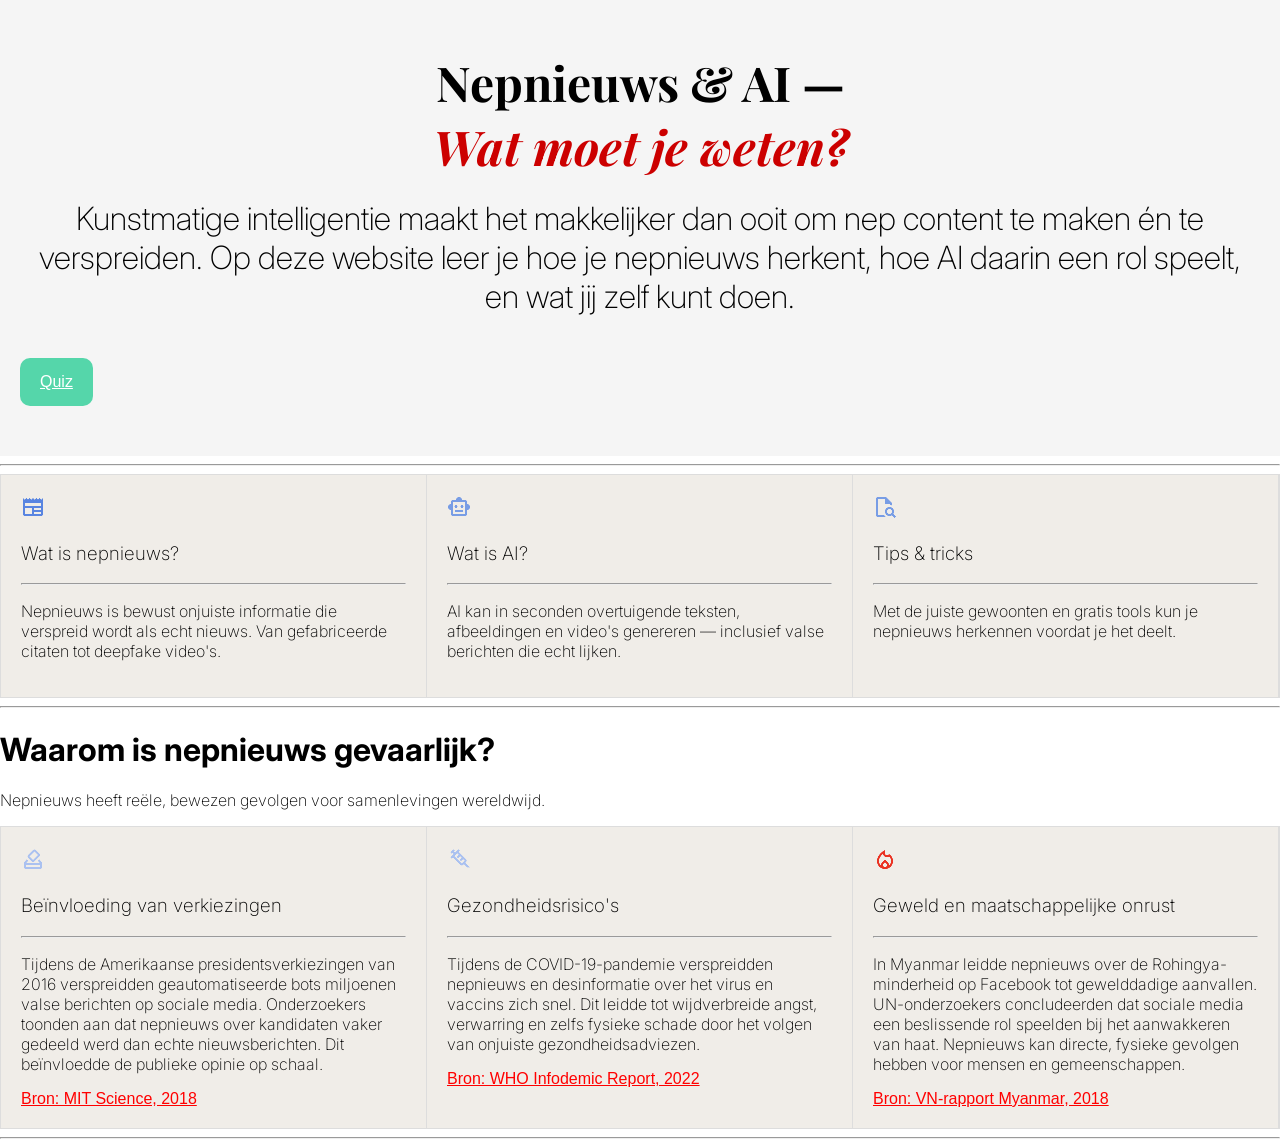
<file: index.html>
<!DOCTYPE html>
<html lang="en">
<head>
    <meta charset="UTF-8">
    <meta name="viewport" content="width=device-width, initial-scale=1.0">
    <meta
  name="description"
  content="Nepnieuws (of fake news) zijn volledig verzonnen verhalen die als objectief nieuwsbericht worden gepresenteerd,
   maar niet door professionele journalisten zijn geschreven of gecontroleerd.  Het wordt verspreid via websites, 
   sociale media en traditionele media met als doel geld te verdienen (via clickbait-advertenties) of de publieke opinie te beïnvloeden.." />

   <link rel="preconnect" href="https://fonts.googleapis.com">
<link rel="preconnect" href="https://fonts.gstatic.com" crossorigin>
<link href="https://fonts.googleapis.com/css2?family=Playfair+Display:ital,wght@0,400..900;1,400..900&display=swap" rel="stylesheet">

<link rel="preconnect" href="https://fonts.googleapis.com">
<link rel="preconnect" href="https://fonts.gstatic.com" crossorigin>
<link href="https://fonts.googleapis.com/css2?family=Inter:ital,opsz,wght@0,14..32,100..900;1,14..32,100..900&family=Playfair+Display&display=swap" rel="stylesheet">

<link rel="stylesheet" href="styles.css" />
    <title> AI & Nepnieuws </title>
</head>
<body>
 

    </div>
    
    <div class="hero section">
        <h1 class="titre-main">Nepnieuws &amp; AI —</h1>
<h1 class="titre-sub">Wat moet je weten?</h1>

<h1 class="sub-title">Kunstmatige intelligentie maakt het makkelijker dan ooit om nep content te maken én te verspreiden.
     Op deze website leer je hoe je nepnieuws herkent,
     hoe AI daarin een rol speelt, en wat jij zelf kunt doen.
</h1>

        <div style="display:flex; gap:16px; align-items:center">
            <a href="Quiz.html" class="btn btn-link">Quiz</a>
        </div>

    </div>

    <hr>

    <div class="grid">
        <div class="card">
            <img src="imgs/icon1.png" alt="journal">
            <h3 class="title">Wat is nepnieuws?</h3>
            <hr>
            <p class="description">Nepnieuws is bewust onjuiste informatie die verspreid wordt als echt nieuws.
             Van gefabriceerde citaten tot deepfake video's.</p>
        </div>
        <div class="card">
            <img src="imgs/icon2.png" alt="bot">
            <h3 class="title">Wat is AI?</h3>
            <hr>
            <p class="description">AI kan in seconden overtuigende teksten,
                 afbeeldingen en video's genereren — inclusief valse berichten die echt lijken.</p>
        </div>
        <div class="card">
            <img src="imgs/icon3.png" alt="fake">
            <h3 class="title">Tips &amp; tricks</h3>
            <hr>
            <p class="description">Met de juiste gewoonten en gratis tools kun je nepnieuws herkennen voordat je het deelt.</p>
        </div>
    </div>

    <hr>
    
    <h1><b>Waarom is nepnieuws gevaarlijk?</b></h1>
    <p>Nepnieuws heeft reële, bewezen gevolgen voor samenlevingen wereldwijd.</p>

    <div class="grid">
        <div class="card">
            <img src="imgs/icon4.png" alt="stem">
            <h3 class="title">Beïnvloeding van verkiezingen</h3>
            <hr>
            <p class="description">Tijdens de Amerikaanse presidentsverkiezingen van 2016 verspreidden geautomatiseerde bots miljoenen valse berichten op sociale media.
                                   Onderzoekers toonden aan dat nepnieuws over kandidaten vaker gedeeld werd dan echte nieuwsberichten.
                                   Dit beïnvloedde de publieke opinie op schaal.</p>
            <a href="https://science.mit.edu" class="bron" target="_blank">Bron: MIT Science, 2018</a>
        </div>
        <div class="card">
            <img src="imgs/icon5.png" alt="health">
            <h3 class="title">Gezondheidsrisico's</h3>
            <hr>
            <p class="description">Tijdens de COVID-19-pandemie verspreidden nepnieuws en desinformatie over het virus en vaccins zich snel.
                                   Dit leidde tot wijdverbreide angst, verwarring en zelfs fysieke schade door het volgen van onjuiste gezondheidsadviezen.</p>
            <a href="https://www.who.int/health-topics/infodemic" class="bron" target="_blank">Bron: WHO Infodemic Report, 2022</a>
        </div>
        <div class="card">
            <img src="imgs/icon6.png" alt="fire">
            <h3 class="title">Geweld en maatschappelijke onrust</h3>
            <hr>
            <p class="description">In Myanmar leidde nepnieuws over de Rohingya-minderheid op Facebook tot gewelddadige aanvallen.
                 UN-onderzoekers concludeerden dat sociale media een beslissende rol speelden bij het aanwakkeren van haat. Nepnieuws kan directe,
                 fysieke gevolgen hebben voor mensen en gemeenschappen.</p>
            <a href="https://www.ohchr.org/en/hr-bodies/hrc/myanmar-inquiry/myanmar-ffm-report" class="bron" target="_blank">Bron: VN-rapport Myanmar, 2018</a>
        </div>
    </div>

    <hr>
</body>
</html>
</file>
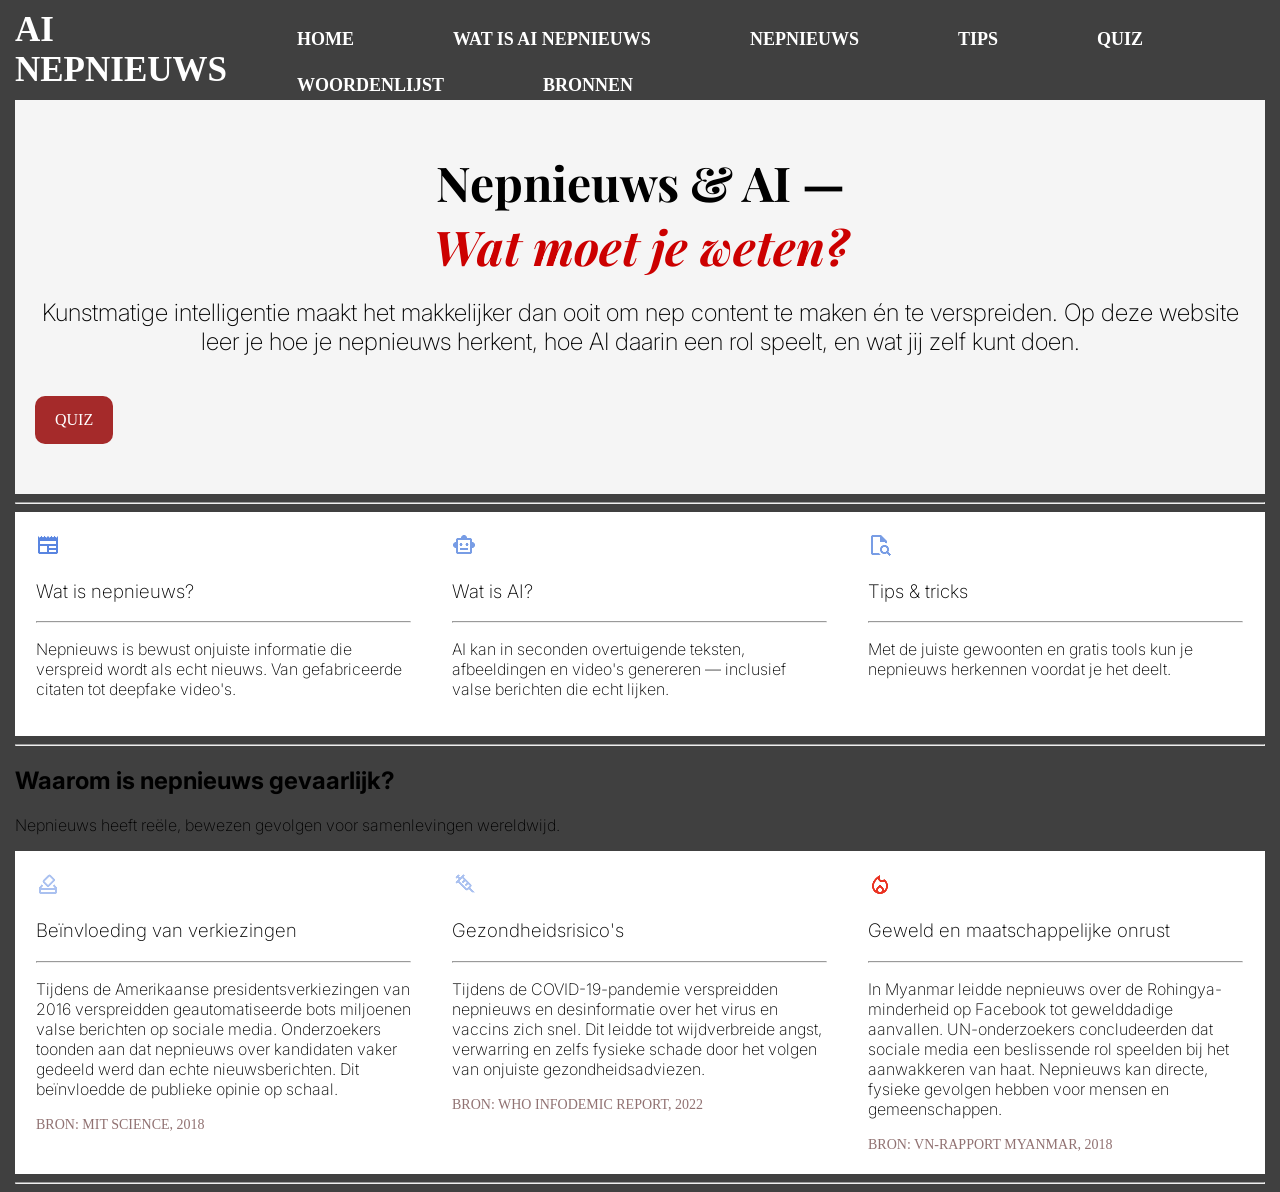
<file: AI en NEPNIEUWS/index.html>
<!DOCTYPE html>
<html lang="en">
<head>
    <meta charset="UTF-8">
    <meta name="viewport" content="width=device-width, initial-scale=1.0">
    <meta
  name="description"
  content="Nepnieuws (of fake news) zijn volledig verzonnen verhalen die als objectief nieuwsbericht worden gepresenteerd,
   maar niet door professionele journalisten zijn geschreven of gecontroleerd.  Het wordt verspreid via websites, 
   sociale media en traditionele media met als doel geld te verdienen (via clickbait-advertenties) of de publieke opinie te beïnvloeden.." />

   <link rel="preconnect" href="https://fonts.googleapis.com">
<link rel="preconnect" href="https://fonts.gstatic.com" crossorigin>
<link href="https://fonts.googleapis.com/css2?family=Playfair+Display:ital,wght@0,400..900;1,400..900&display=swap" rel="stylesheet">

<link rel="preconnect" href="https://fonts.googleapis.com">
<link rel="preconnect" href="https://fonts.gstatic.com" crossorigin>
<link href="https://fonts.googleapis.com/css2?family=Inter:ital,opsz,wght@0,14..32,100..900;1,14..32,100..900&family=Playfair+Display&display=swap" rel="stylesheet">

<link rel="stylesheet" href="styles.css" />
    <title> AI & Nepnieuws </title>
</head>
<body>
    <nav class="navbar">
        <div class="navdiv">
            <div class="logo"><a href="#">Ai nepnieuws</a></div>
            <ul>
                <li><a href="home.html">Home</a></li>
                <li><a href="Wat is ai.html">Wat is Ai nepnieuws</a></li>
                <li><a href="Nepnieuws.html">Nepnieuws</a></li>
                <li><a href="Tips.html">Tips</a></li>
                <li><a href="Quiz.html">Quiz</a></li>
                <li><a href="Woordenlijst.html">Woordenlijst</a></li>
                <li><a href="Bronnen.html">Bronnen</a></li>
            </ul>
        </div>
    </div>
    
    <div class="hero section">
        <h1 class="titre-main">Nepnieuws &amp; AI —</h1>
<h1 class="titre-sub">Wat moet je weten?</h1>

<h1 class="sub-title">Kunstmatige intelligentie maakt het makkelijker dan ooit om nep content te maken én te verspreiden.
     Op deze website leer je hoe je nepnieuws herkent,
     hoe AI daarin een rol speelt, en wat jij zelf kunt doen.
</h1>

        <div style="display:flex; gap:16px; align-items:center">
            <a href="Quiz.html" class="btn btn-link">Quiz</a>
        </div>

    </div>

    <hr>

    <div class="grid">
        <div class="card">
            <img src="imgs/icon1.png" alt="journal">
            <h3 class="title">Wat is nepnieuws?</h3>
            <hr>
            <p class="description">Nepnieuws is bewust onjuiste informatie die verspreid wordt als echt nieuws.
             Van gefabriceerde citaten tot deepfake video's.</p>
        </div>
        <div class="card">
            <img src="imgs/icon2.png" alt="bot">
            <h3 class="title">Wat is AI?</h3>
            <hr>
            <p class="description">AI kan in seconden overtuigende teksten,
                 afbeeldingen en video's genereren — inclusief valse berichten die echt lijken.</p>
        </div>
        <div class="card">
            <img src="imgs/icon3.png" alt="fake">
            <h3 class="title">Tips &amp; tricks</h3>
            <hr>
            <p class="description">Met de juiste gewoonten en gratis tools kun je nepnieuws herkennen voordat je het deelt.</p>
        </div>
    </div>

    <hr>
    
    <h1><b>Waarom is nepnieuws gevaarlijk?</b></h1>
    <p>Nepnieuws heeft reële, bewezen gevolgen voor samenlevingen wereldwijd.</p>

    <div class="grid">
        <div class="card">
            <img src="imgs/icon4.png" alt="stem">
            <h3 class="title">Beïnvloeding van verkiezingen</h3>
            <hr>
            <p class="description">Tijdens de Amerikaanse presidentsverkiezingen van 2016 verspreidden geautomatiseerde bots miljoenen valse berichten op sociale media.
                                   Onderzoekers toonden aan dat nepnieuws over kandidaten vaker gedeeld werd dan echte nieuwsberichten.
                                   Dit beïnvloedde de publieke opinie op schaal.</p>
            <a href="https://science.mit.edu" class="bron" target="_blank">Bron: MIT Science, 2018</a>
        </div>
        <div class="card">
            <img src="imgs/icon5.png" alt="health">
            <h3 class="title">Gezondheidsrisico's</h3>
            <hr>
            <p class="description">Tijdens de COVID-19-pandemie verspreidden nepnieuws en desinformatie over het virus en vaccins zich snel.
                                   Dit leidde tot wijdverbreide angst, verwarring en zelfs fysieke schade door het volgen van onjuiste gezondheidsadviezen.</p>
            <a href="https://www.who.int/health-topics/infodemic" class="bron" target="_blank">Bron: WHO Infodemic Report, 2022</a>
        </div>
        <div class="card">
            <img src="imgs/icon6.png" alt="fire">
            <h3 class="title">Geweld en maatschappelijke onrust</h3>
            <hr>
            <p class="description">In Myanmar leidde nepnieuws over de Rohingya-minderheid op Facebook tot gewelddadige aanvallen.
                 UN-onderzoekers concludeerden dat sociale media een beslissende rol speelden bij het aanwakkeren van haat. Nepnieuws kan directe,
                 fysieke gevolgen hebben voor mensen en gemeenschappen.</p>
            <a href="https://www.ohchr.org/en/hr-bodies/hrc/myanmar-inquiry/myanmar-ffm-report" class="bron" target="_blank">Bron: VN-rapport Myanmar, 2018</a>
        </div>
    </div>

    <hr>
</body>
</html>
</file>
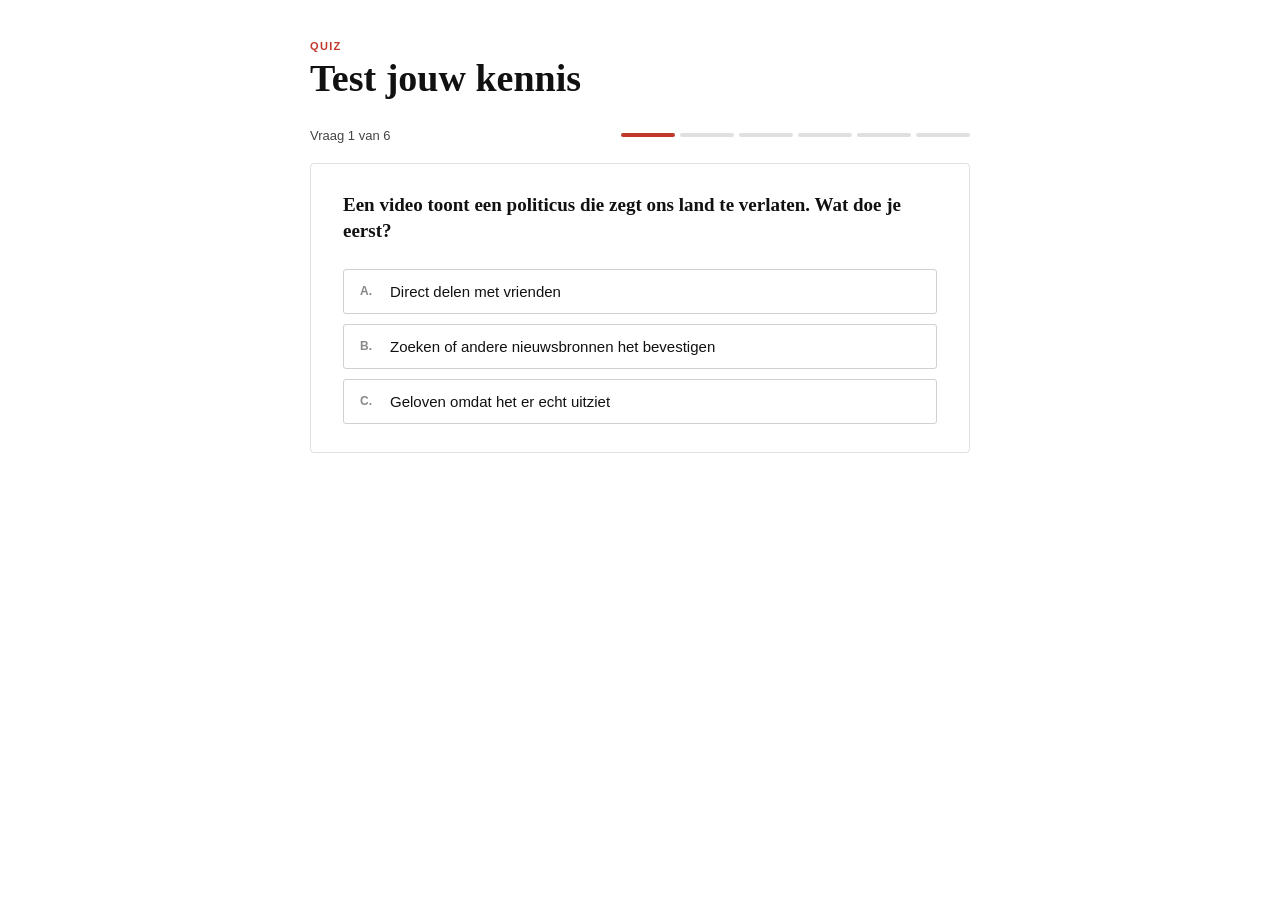
<file: Quiz.html>
<!DOCTYPE html>
<html lang="nl">
<head>
    <meta charset="UTF-8">
    <meta name="viewport" content="width=device-width, initial-scale=1.0">
    <title>Quiz – Test jouw kennis</title>
    <link rel="stylesheet" href="Quiz.css">
</head>
<body>

<div class="quiz-wrap">
    <p class="quiz-label">Quiz</p>
    <h1 class="quiz-title">Test jouw kennis</h1>

    <div class="meta-row">
        <p id="question-counter">Vraag 1 van 6</p>
        <div id="progress-bar"></div>
    </div>

    <div id="question-card">
        <h2 id="question-text"></h2>
        <div id="options-container"></div>
        <div id="feedback-wrap" style="display:none;">
            <p id="feedback-label"></p>
            <p id="feedback-body"></p>
        </div>
    </div>

    <button id="next-btn">Volgende vraag →</button>

    <div id="result-card">
        <p class="result-label">Quiz</p>
        <h1 class="quiz-title" style="margin-bottom:1.5rem;">Test jouw kennis</h1>
        <div class="result-inner">
            <div id="score-big"></div>
            <p id="result-headline"></p>
            <p id="final-score"></p>
            <button id="retry-btn">↺ Opnieuw spelen</button>
        </div>
    </div>
</div>

<script>
    const questions = [
        {
            question: "Een video toont een politicus die zegt ons land te verlaten. Wat doe je eerst?",
            options: ["Direct delen met vrienden", "Zoeken of andere nieuwsbronnen het bevestigen", "Geloven omdat het er echt uitziet"],
            correct: 1,
            label: "Helaas.",
            explanation: "Controleer altijd of betrouwbare nieuwsbronnen hetzelfde melden. Deepfakes kunnen overtuigend zijn."
        },
        {
            question: "Welke techniek gebruiken AI-modellen om nepnieuws te genereren?",
            options: ["Ze kopiëren echte artikelen letter voor letter", "Ze trainen op grote hoeveelheden tekst en leren patronen", "Ze raden willekeurig woorden"],
            correct: 1,
            label: "Correct!",
            explanation: "AI-modellen leren statistische patronen uit enorme hoeveelheden tekstdata."
        },
        {
            question: "Wat is de SIFT-methode?",
            options: ["Een AI-tool om deepfakes te detecteren", "Stop, investigate, find better coverage, trace claims", "Een Europees wetgevend kader voor AI"],
            correct: 1,
            label: "Correct!",
            explanation: "SIFT staat voor Stop, Investigate the source, Find better coverage, Trace claims."
        },
        {
            question: "Hoe verspreidt nepnieuws zich het snelst?",
            options: ["Via afgedrukte kranten", "Via geautomatiseerde botnetwerken op sociale media", "Via officiële persberichten"],
            correct: 1,
            label: "Correct!",
            explanation: "Bots kunnen content razendsnel en op grote schaal verspreiden op sociale media."
        },
        {
            question: "Wat is een deepfake?",
            options: ["Een extra diepe duik in nieuws", "Een door AI gegenereerde nep-video of audio", "Een techniek om wachtwoorden te stelen"],
            correct: 1,
            label: "Correct!",
            explanation: "Deepfakes zijn synthetische media waarbij AI iemands gezicht of stem nabootst."
        },
        {
            question: "Een artikel heeft GEEN datum en GEEN naam van een journalist. Wat betekent dit?",
            options: ["Het is zeker nep", "Het is een waarschuwingssignaal dat nader onderzoek vereist", "Het is normaal voor internetartikelen"],
            correct: 1,
            label: "Correct!",
            explanation: "Ontbrekende auteur en datum zijn rode vlaggen — onderzoek de bron verder."
        }
    ];

    const letters = ['A', 'B', 'C'];
    let score = 0, current = 0, answered = false;

    function buildProgressBar() {
        const bar = document.getElementById('progress-bar');
        bar.innerHTML = '';
        questions.forEach((_, i) => {
            const seg = document.createElement('div');
            seg.className = 'prog-seg' + (i < current ? ' done' : i === current ? ' active' : '');
            bar.appendChild(seg);
        });
    }

    function showQuestion() {
        answered = false;
        const q = questions[current];

        document.getElementById('question-counter').textContent =
            'Vraag ' + (current + 1) + ' van ' + questions.length;
        document.getElementById('question-text').textContent = q.question;

        const fw = document.getElementById('feedback-wrap');
        fw.style.display = 'none';
        fw.className = '';
        document.getElementById('next-btn').style.display = 'none';
        buildProgressBar();

        const container = document.getElementById('options-container');
        container.innerHTML = '';
        q.options.forEach((opt, i) => {
            const btn = document.createElement('button');
            btn.className = 'option-btn';
            btn.innerHTML =
                '<span class="opt-letter">' + letters[i] + '.</span>' +
                '<span class="opt-text">' + opt + '</span>';
            btn.addEventListener('click', () => checkAnswer(i));
            container.appendChild(btn);
        });
    }

    function checkAnswer(chosen) {
        if (answered) return;
        answered = true;

        const q = questions[current];
        const btns = document.querySelectorAll('.option-btn');
        btns.forEach(b => b.classList.add('disabled'));

        const fw = document.getElementById('feedback-wrap');
        const label = document.getElementById('feedback-label');
        const body = document.getElementById('feedback-body');

        if (chosen === q.correct) {
            score++;
            btns[chosen].classList.add('correct');
            fw.className = 'feedback-box feedback-correct';
            label.textContent = 'Correct!';
            body.textContent = q.explanation;
        } else {
            btns[chosen].classList.add('wrong');
            btns[q.correct].classList.add('correct');
            fw.className = 'feedback-box feedback-wrong';
            label.textContent = q.label || 'Helaas.';
            body.textContent = q.explanation;
        }

        fw.style.display = 'block';

        const nextBtn = document.getElementById('next-btn');
        nextBtn.textContent = current < questions.length - 1 ? 'Volgende vraag →' : 'Bekijk resultaat →';
        nextBtn.style.display = 'block';
    }

    document.getElementById('next-btn').addEventListener('click', () => {
        current++;
        if (current < questions.length) {
            showQuestion();
        } else {
            showResult();
        }
    });

    function showResult() {
        document.getElementById('question-card').style.display = 'none';
        document.getElementById('next-btn').style.display = 'none';
        document.querySelector('.meta-row').style.display = 'none';
        document.querySelector('.quiz-label').style.display = 'none';
        document.querySelector('.quiz-title').style.display = 'none';

        const pct = Math.round((score / questions.length) * 100);
        let headline = pct === 100
            ? 'Perfect score — uitstekend!'
            : pct >= 67
            ? 'Goed gedaan! Er valt nog wat te leren.'
            : 'Oefen nog wat — mediavaardigheden zijn belangrijk.';

        document.getElementById('score-big').textContent = score + '/' + questions.length;
        document.getElementById('result-headline').textContent = headline;
        document.getElementById('final-score').textContent =
            score + ' van de ' + questions.length + ' vragen goed beantwoord.';
        document.getElementById('result-card').style.display = 'block';
    }

    document.getElementById('retry-btn').addEventListener('click', () => {
        score = 0;
        current = 0;
        answered = false;
        document.getElementById('question-card').style.display = 'block';
        document.querySelector('.meta-row').style.display = 'flex';
        document.getElementById('result-card').style.display = 'none';
        document.querySelector('.quiz-label').style.display = 'block';
        document.querySelector('.quiz-title').style.display = 'block';
        showQuestion();
    });

    showQuestion();
</script>
</body>
</html>
</file>
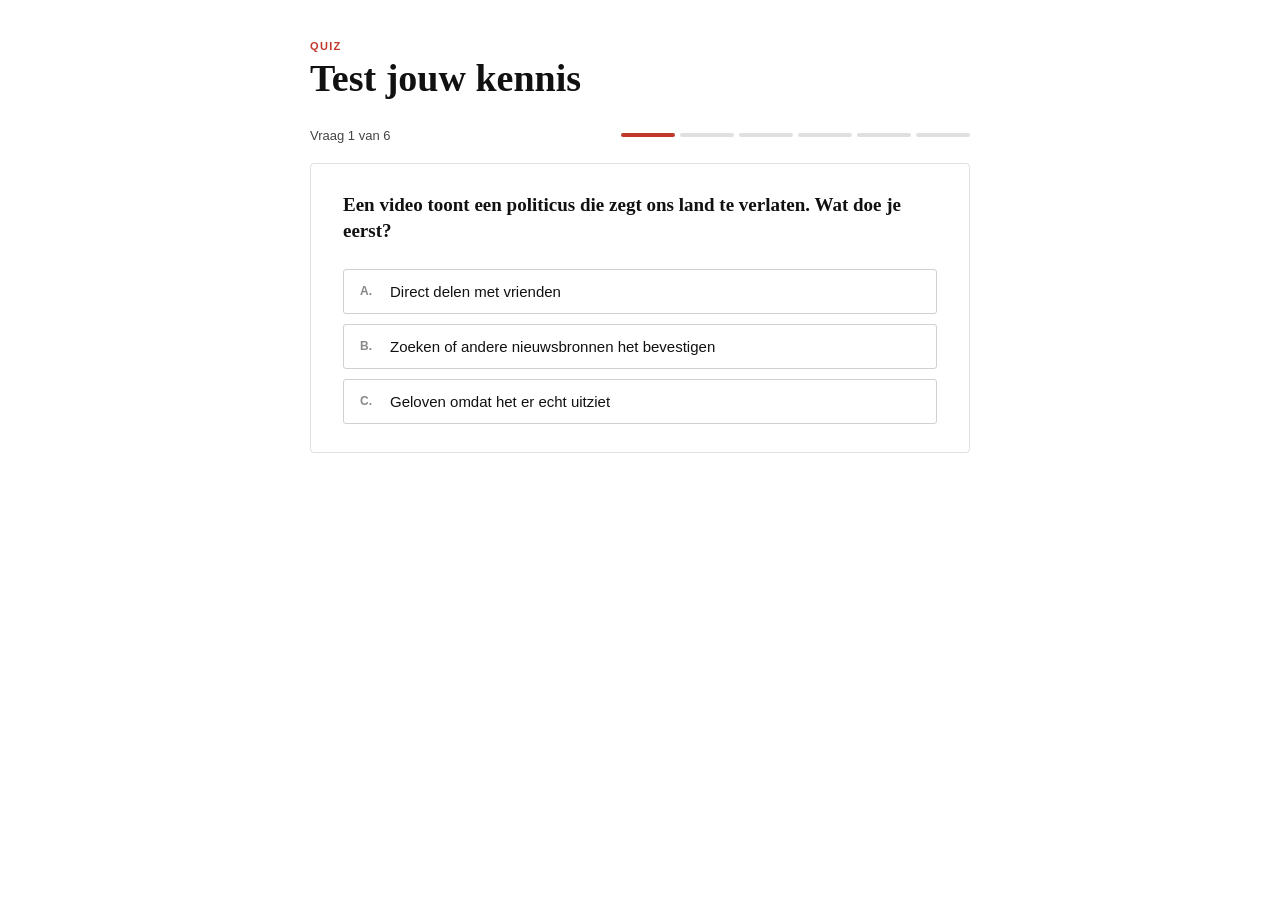
<file: AI en NEPNIEUWS/Quiz.html>
<!DOCTYPE html>
<html lang="nl">
<head>
    <meta charset="UTF-8">
    <meta name="viewport" content="width=device-width, initial-scale=1.0">
    <title>Quiz – Test jouw kennis</title>
    <link rel="stylesheet" href="Quiz.css">
</head>
<body>

<div class="quiz-wrap">
    <p class="quiz-label">Quiz</p>
    <h1 class="quiz-title">Test jouw kennis</h1>

    <div class="meta-row">
        <p id="question-counter">Vraag 1 van 6</p>
        <div id="progress-bar"></div>
    </div>

    <div id="question-card">
        <h2 id="question-text"></h2>
        <div id="options-container"></div>
        <div id="feedback-wrap" style="display:none;">
            <p id="feedback-label"></p>
            <p id="feedback-body"></p>
        </div>
    </div>

    <button id="next-btn">Volgende vraag →</button>

    <div id="result-card">
        <p class="result-label">Quiz</p>
        <h1 class="quiz-title" style="margin-bottom:1.5rem;">Test jouw kennis</h1>
        <div class="result-inner">
            <div id="score-big"></div>
            <p id="result-headline"></p>
            <p id="final-score"></p>
            <button id="retry-btn">↺ Opnieuw spelen</button>
        </div>
    </div>
</div>

<script>
    const questions = [
        {
            question: "Een video toont een politicus die zegt ons land te verlaten. Wat doe je eerst?",
            options: ["Direct delen met vrienden", "Zoeken of andere nieuwsbronnen het bevestigen", "Geloven omdat het er echt uitziet"],
            correct: 1,
            label: "Helaas.",
            explanation: "Controleer altijd of betrouwbare nieuwsbronnen hetzelfde melden. Deepfakes kunnen overtuigend zijn."
        },
        {
            question: "Welke techniek gebruiken AI-modellen om nepnieuws te genereren?",
            options: ["Ze kopiëren echte artikelen letter voor letter", "Ze trainen op grote hoeveelheden tekst en leren patronen", "Ze raden willekeurig woorden"],
            correct: 1,
            label: "Correct!",
            explanation: "AI-modellen leren statistische patronen uit enorme hoeveelheden tekstdata."
        },
        {
            question: "Wat is de SIFT-methode?",
            options: ["Een AI-tool om deepfakes te detecteren", "Stop, investigate, find better coverage, trace claims", "Een Europees wetgevend kader voor AI"],
            correct: 1,
            label: "Correct!",
            explanation: "SIFT staat voor Stop, Investigate the source, Find better coverage, Trace claims."
        },
        {
            question: "Hoe verspreidt nepnieuws zich het snelst?",
            options: ["Via afgedrukte kranten", "Via geautomatiseerde botnetwerken op sociale media", "Via officiële persberichten"],
            correct: 1,
            label: "Correct!",
            explanation: "Bots kunnen content razendsnel en op grote schaal verspreiden op sociale media."
        },
        {
            question: "Wat is een deepfake?",
            options: ["Een extra diepe duik in nieuws", "Een door AI gegenereerde nep-video of audio", "Een techniek om wachtwoorden te stelen"],
            correct: 1,
            label: "Correct!",
            explanation: "Deepfakes zijn synthetische media waarbij AI iemands gezicht of stem nabootst."
        },
        {
            question: "Een artikel heeft GEEN datum en GEEN naam van een journalist. Wat betekent dit?",
            options: ["Het is zeker nep", "Het is een waarschuwingssignaal dat nader onderzoek vereist", "Het is normaal voor internetartikelen"],
            correct: 1,
            label: "Correct!",
            explanation: "Ontbrekende auteur en datum zijn rode vlaggen — onderzoek de bron verder."
        }
    ];

    const letters = ['A', 'B', 'C'];
    let score = 0, current = 0, answered = false;

    function buildProgressBar() {
        const bar = document.getElementById('progress-bar');
        bar.innerHTML = '';
        questions.forEach((_, i) => {
            const seg = document.createElement('div');
            seg.className = 'prog-seg' + (i < current ? ' done' : i === current ? ' active' : '');
            bar.appendChild(seg);
        });
    }

    function showQuestion() {
        answered = false;
        const q = questions[current];

        document.getElementById('question-counter').textContent =
            'Vraag ' + (current + 1) + ' van ' + questions.length;
        document.getElementById('question-text').textContent = q.question;

        const fw = document.getElementById('feedback-wrap');
        fw.style.display = 'none';
        fw.className = '';
        document.getElementById('next-btn').style.display = 'none';
        buildProgressBar();

        const container = document.getElementById('options-container');
        container.innerHTML = '';
        q.options.forEach((opt, i) => {
            const btn = document.createElement('button');
            btn.className = 'option-btn';
            btn.innerHTML =
                '<span class="opt-letter">' + letters[i] + '.</span>' +
                '<span class="opt-text">' + opt + '</span>';
            btn.addEventListener('click', () => checkAnswer(i));
            container.appendChild(btn);
        });
    }

    function checkAnswer(chosen) {
        if (answered) return;
        answered = true;

        const q = questions[current];
        const btns = document.querySelectorAll('.option-btn');
        btns.forEach(b => b.classList.add('disabled'));

        const fw = document.getElementById('feedback-wrap');
        const label = document.getElementById('feedback-label');
        const body = document.getElementById('feedback-body');

        if (chosen === q.correct) {
            score++;
            btns[chosen].classList.add('correct');
            fw.className = 'feedback-box feedback-correct';
            label.textContent = 'Correct!';
            body.textContent = q.explanation;
        } else {
            btns[chosen].classList.add('wrong');
            btns[q.correct].classList.add('correct');
            fw.className = 'feedback-box feedback-wrong';
            label.textContent = q.label || 'Helaas.';
            body.textContent = q.explanation;
        }

        fw.style.display = 'block';

        const nextBtn = document.getElementById('next-btn');
        nextBtn.textContent = current < questions.length - 1 ? 'Volgende vraag →' : 'Bekijk resultaat →';
        nextBtn.style.display = 'block';
    }

    document.getElementById('next-btn').addEventListener('click', () => {
        current++;
        if (current < questions.length) {
            showQuestion();
        } else {
            showResult();
        }
    });

    function showResult() {
        document.getElementById('question-card').style.display = 'none';
        document.getElementById('next-btn').style.display = 'none';
        document.querySelector('.meta-row').style.display = 'none';
        document.querySelector('.quiz-label').style.display = 'none';
        document.querySelector('.quiz-title').style.display = 'none';

        const pct = Math.round((score / questions.length) * 100);
        let headline = pct === 100
            ? 'Perfect score — uitstekend!'
            : pct >= 67
            ? 'Goed gedaan! Er valt nog wat te leren.'
            : 'Oefen nog wat — mediavaardigheden zijn belangrijk.';

        document.getElementById('score-big').textContent = score + '/' + questions.length;
        document.getElementById('result-headline').textContent = headline;
        document.getElementById('final-score').textContent =
            score + ' van de ' + questions.length + ' vragen goed beantwoord.';
        document.getElementById('result-card').style.display = 'block';
    }

    document.getElementById('retry-btn').addEventListener('click', () => {
        score = 0;
        current = 0;
        answered = false;
        document.getElementById('question-card').style.display = 'block';
        document.querySelector('.meta-row').style.display = 'flex';
        document.getElementById('result-card').style.display = 'none';
        document.querySelector('.quiz-label').style.display = 'block';
        document.querySelector('.quiz-title').style.display = 'block';
        showQuestion();
    });

    showQuestion();
</script>
</body>
</html>
</file>
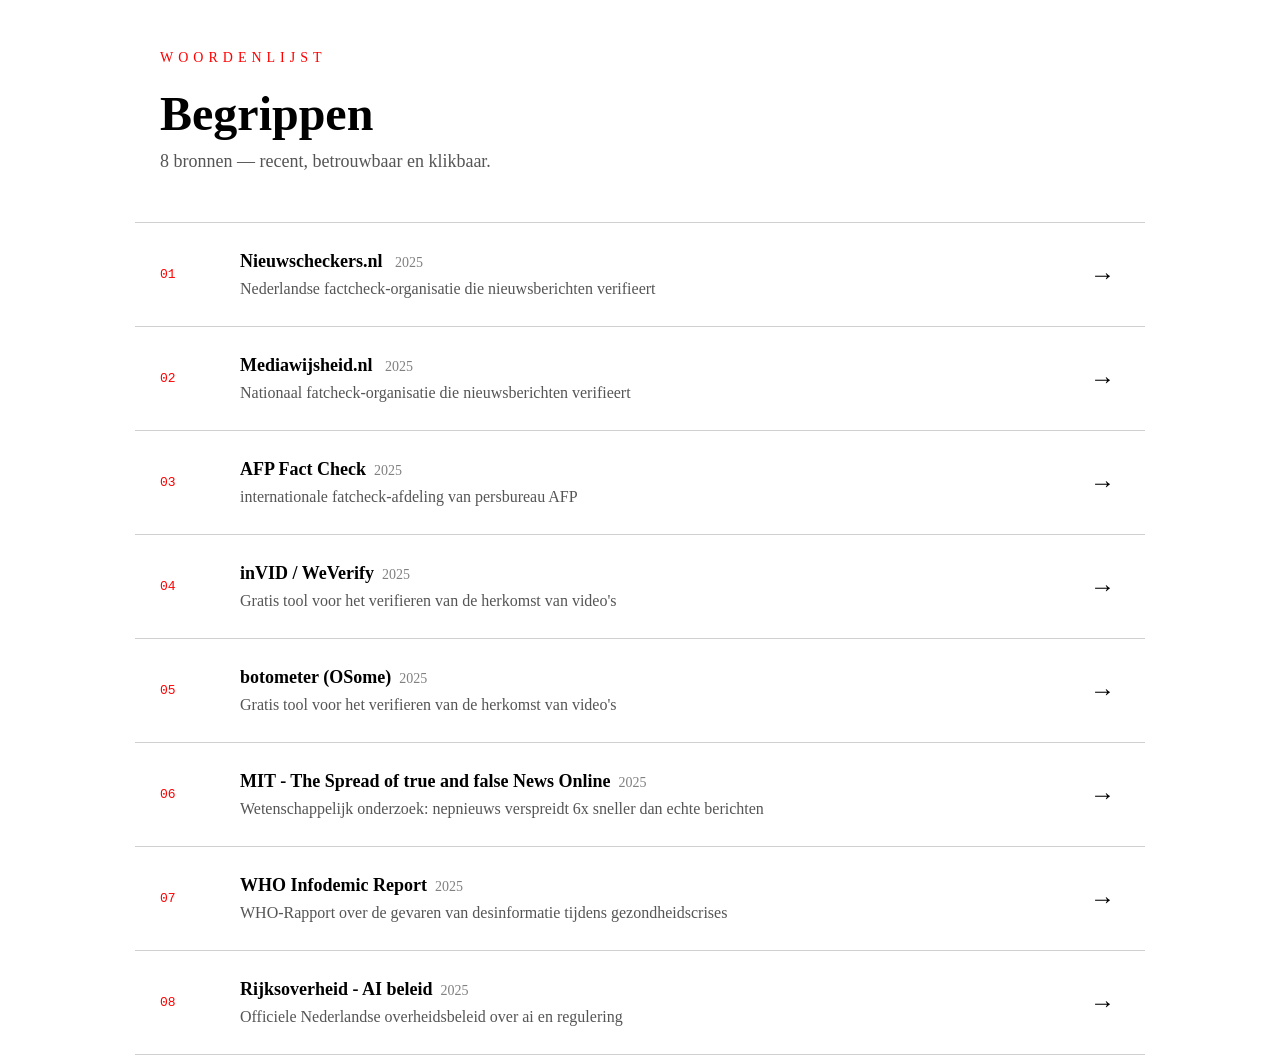
<file: Nepnieuws/bronnen.html>
<!DOCTYPE html>
<html lang="en">
<head>
    <meta charset="UTF-8">
    <meta name="viewport" content="width=device-width, initial-scale=1.0">
    <title>Bronnen</title>
    <link rel="stylesheet" href="bronnen.css">

</head>
<body>

    <div class="woordenlijst">

    <h4 class="rood">WOORDENLIJST</h4>
    <h1>Begrippen</h1>
    <p>8 bronnen — recent, betrouwbaar en klikbaar.</p>
</div>

<a class="bron" href="https://nieuwscheckers.nl" target="_blank">
  <span class="nummer">01</span>

  <div class="bron-tekst">
    <h3>Nieuwscheckers.nl <span>2025</span></h3>
    <p>Nederlandse factcheck-organisatie die nieuwsberichten verifieert</p>
  </div>

  <span class="pijl">→</span>
</a>


<a class="bron" href="https://www.mediawijsheid.nl/" target="_blank">
    <span class="nummer">02</span>

    <div class="bron-tekst">
        <h3>Mediawijsheid.nl <span>2025</span></h3>
        <p>Nationaal fatcheck-organisatie die nieuwsberichten verifieert</p>
    </div>

    <span class="pijl">→</span>
</a>


<a class="bron" href="https://factcheck.afp.com/" target="_blank">
    <span class="nummer">03</span>

    <div class="bron-tekst">
        <h3>AFP Fact Check<span>2025</span></h3>
        <p>internationale fatcheck-afdeling van persbureau AFP</p>
    </div>

    <span class="pijl">→</span>
</a>


<a class="bron" href="https://www.invid-project.eu/" target="_blank">
    <span class="nummer">04</span>

    <div class="bron-tekst">
        <h3>inVID / WeVerify<span>2025</span></h3>
        <p>Gratis tool voor het verifieren van de herkomst van video's</p>
    </div>

    <span class="pijl">→</span>
</a>


<a class="bron" href="https://botometer.osome.iu.edu/" target="_blank">
    <span class="nummer">05</span>

    <div class="bron-tekst">
        <h3>botometer (OSome)<span>2025</span></h3>
        <p>Gratis tool voor het verifieren van de herkomst van video's</p>
    </div>

    <span class="pijl">→</span>
</a>


<a class="bron" href="https://www.science.org/doi/10.1126/science.aap9559" target="_blank">
    <span class="nummer">06</span>

    <div class="bron-tekst">
        <h3>MIT - The Spread of true and false News Online<span>2025</span></h3>
        <p>Wetenschappelijk onderzoek: nepnieuws verspreidt 6x sneller dan echte berichten</p>
    </div>

    <span class="pijl">→</span>
</a>


<a class="bron" href="https://www.who.int/docs/default-source/coronaviruse/infodemic/20200202-sitrep-13-ncov.pdf" target="_blank">
    <span class="nummer">07</span>

    <div class="bron-tekst">
        <h3>WHO Infodemic Report<span>2025</span></h3>
        <p>WHO-Rapport over de gevaren van desinformatie tijdens gezondheidscrises</p>
    </div>

    <span class="pijl">→</span>
</a>


<a class="bron" href="https://www.rijksoverheid.nl/onderwerpen/digitalisering/kunstmatige-intelligentie" target="_blank">
    <span class="nummer">08</span>

    <div class="bron-tekst">
        <h3>Rijksoverheid - AI beleid<span>2025</span></h3>
        <p>Officiele Nederlandse overheidsbeleid over ai en regulering</p>
    </div>

    <span class="pijl">→</span>
</a>

</body>
</html>
</file>
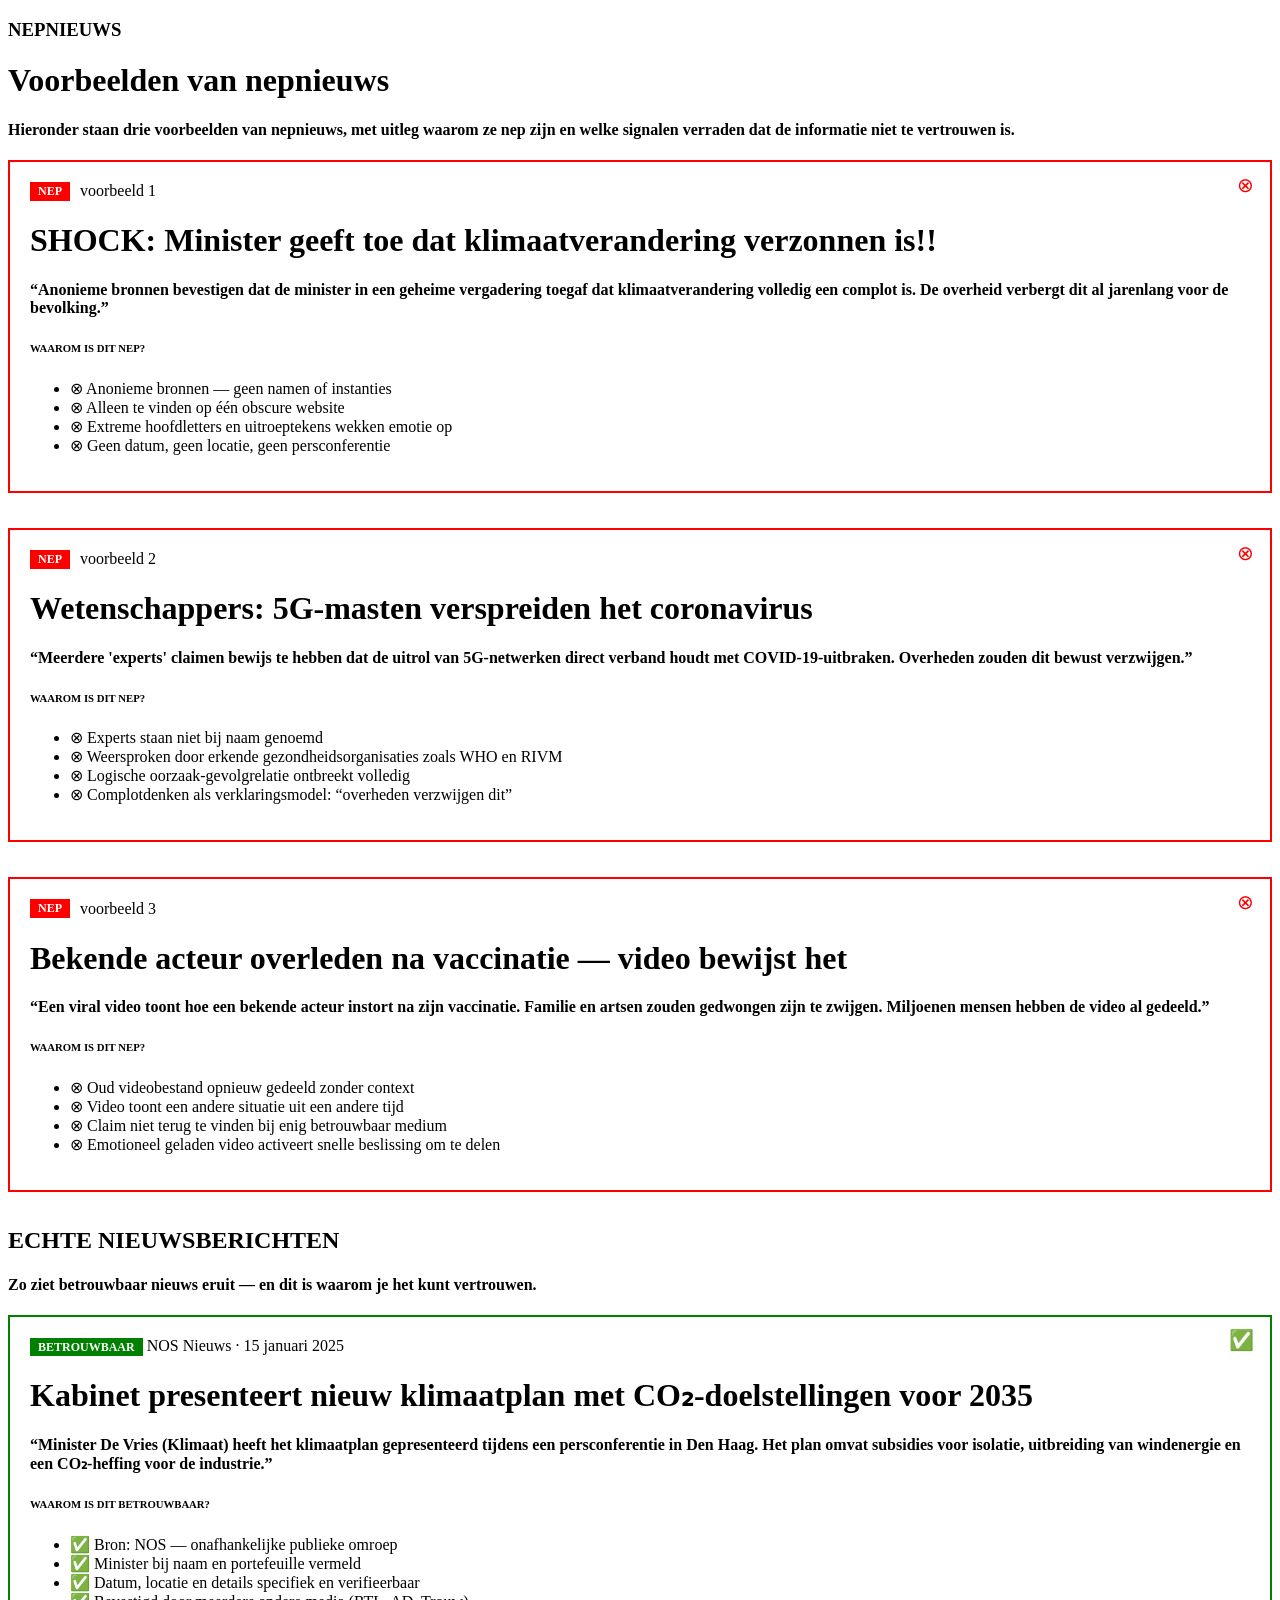
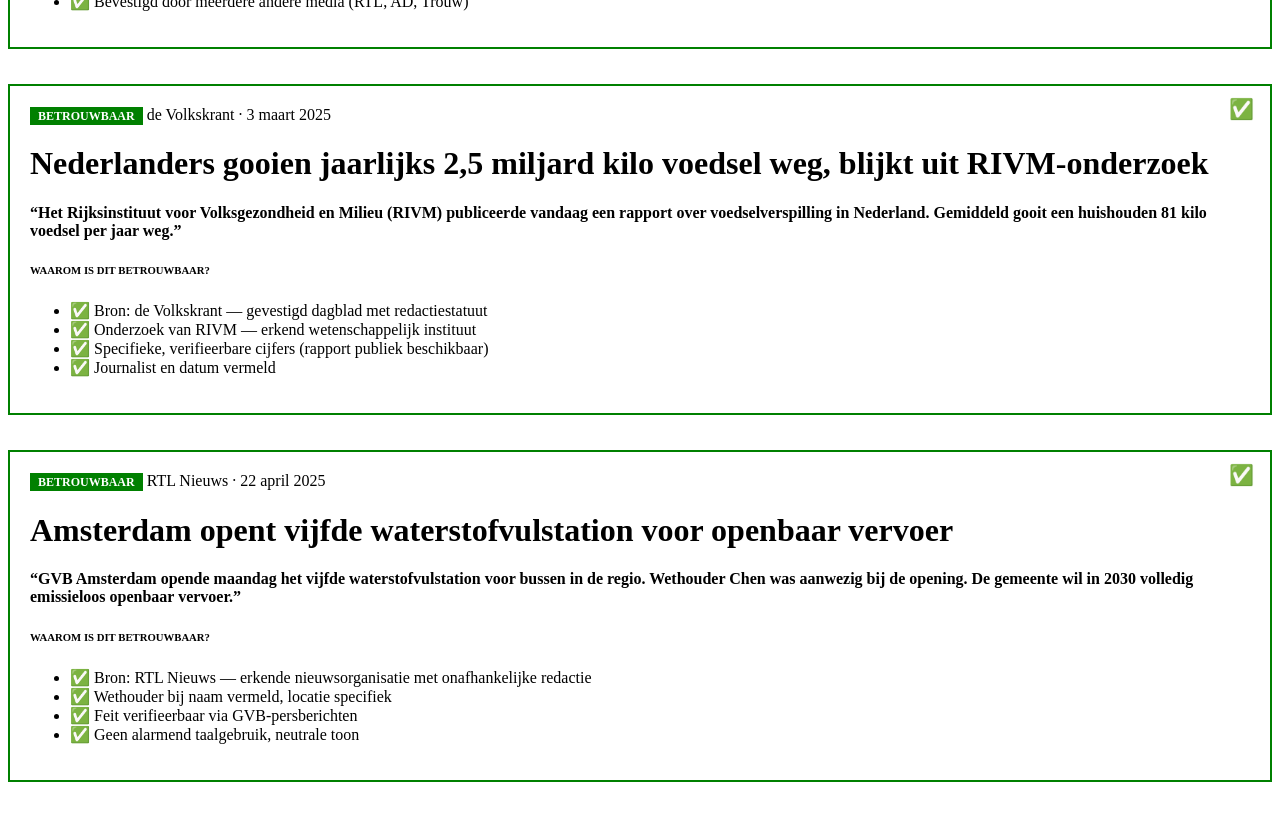
<file: Nepnieuws/Nepnieuws.html>
<!DOCTYPE html>
<html lang="nl">
<head>
    <meta charset="UTF-8">
    <meta name="viewport" content="width=device-width, initial-scale=1.0">

    <link rel="preconnect" href="https://fonts.googleapis.com">
    <link rel="preconnect" href="https://fonts.gstatic.com" crossorigin>
    <link href="https://fonts.googleapis.com/css2?family=Inter:wght@100..900&family=Playfair+Display&display=swap" rel="stylesheet">

    <link rel="stylesheet" href="style.css">
    <title>Nepnieuws</title>
    
</head>
<body>

    <div class="content">
        <h3>NEPNIEUWS</h3>
        <h1>Voorbeelden van nepnieuws</h1>
        <h4>Hieronder staan drie voorbeelden van nepnieuws, met uitleg waarom ze nep zijn en welke signalen verraden dat de informatie niet te vertrouwen is.</h4>
    </div>

    <div class="card">
        <div class="card-header">
            <span class="badge-nep">NEP</span>
            <span class="voorbeeld-label">voorbeeld 1</span>
            <button class="close-btn">⊗</button>
        </div>

        <h1>SHOCK: Minister geeft toe dat klimaatverandering verzonnen is!!</h1>
        <h4>“Anonieme bronnen bevestigen dat de minister in een geheime vergadering toegaf dat klimaatverandering volledig een complot is. De overheid verbergt dit al jarenlang voor de bevolking.”</h4>

        <h6 class="waarom-titel">WAAROM IS DIT NEP?</h6>
        <ul class="waarom-lijst">
            <li>⊗ Anonieme bronnen — geen namen of instanties</li>
            <li>⊗ Alleen te vinden op één obscure website</li>
            <li>⊗ Extreme hoofdletters en uitroeptekens wekken emotie op</li>
            <li>⊗ Geen datum, geen locatie, geen persconferentie</li>
        </ul>
    </div>

    <div class="card">
        <div class="card-header">
            <span class="badge-nep">NEP</span>
            <span class="voorbeeld-label">voorbeeld 2</span>
            <button class="close-btn">⊗</button>
        </div>

        <h1>Wetenschappers: 5G-masten verspreiden het coronavirus</h1>
        <h4>“Meerdere 'experts' claimen bewijs te hebben dat de uitrol van 5G-netwerken direct verband houdt met COVID-19-uitbraken. Overheden zouden dit bewust verzwijgen.”</h4>

        <h6 class="waarom-titel">WAAROM IS DIT NEP?</h6>
        <ul class="waarom-lijst">
            <li>⊗ Experts staan niet bij naam genoemd</li>
            <li>⊗ Weersproken door erkende gezondheidsorganisaties zoals WHO en RIVM</li>
            <li>⊗ Logische oorzaak-gevolgrelatie ontbreekt volledig</li>
            <li>⊗ Complotdenken als verklaringsmodel: “overheden verzwijgen dit”</li>
        </ul>
    </div>

        </div>

    <div class="card">
        <div class="card-header">
            <span class="badge-nep">NEP</span>
            <span class="voorbeeld-label">voorbeeld 3</span>
            <button class="close-btn">⊗</button>
        </div>

        <h1>Bekende acteur overleden na vaccinatie — video bewijst het</h1>
        <h4>“Een viral video toont hoe een bekende acteur instort na zijn vaccinatie. Familie en artsen zouden gedwongen zijn te zwijgen. Miljoenen mensen hebben de video al gedeeld.”</h4>

        <h6 class="waarom-titel">WAAROM IS DIT NEP?</h6>
        <ul class="waarom-lijst">
            <li>⊗ Oud videobestand opnieuw gedeeld zonder context</li>
            <li>⊗ Video toont een andere situatie uit een andere tijd</li>
            <li>⊗ Claim niet terug te vinden bij enig betrouwbaar medium</li>
            <li>⊗ Emotioneel geladen video activeert snelle beslissing om te delen</li>
        </ul>
    </div>


    <div class="content">
        <h2>ECHTE NIEUWSBERICHTEN</h2>
        <h4>Zo ziet betrouwbaar nieuws eruit — en dit is waarom je het kunt vertrouwen.</h4>
    </div>

        <div class="cards">
        <div class="card-headers">
            <span class="badge-betrouwbaar">BETROUWBAAR</span>
            <span class="voorbeeld-label">NOS Nieuws · 15 januari 2025</span>
            <button class="close-btn">✅</button>
        </div>

        <h1>Kabinet presenteert nieuw klimaatplan met CO₂-doelstellingen voor 2035</h1>
        <h4>“Minister De Vries (Klimaat) heeft het klimaatplan gepresenteerd tijdens een persconferentie in Den Haag. Het plan omvat subsidies voor isolatie, uitbreiding van windenergie en een CO₂-heffing voor de industrie.”</h4>
                <h6 class="waarom-titel">WAAROM IS DIT BETROUWBAAR?</h6>
        <ul class="waarom-lijst">
            <li>✅ Bron: NOS — onafhankelijke publieke omroep</li>
            <li>✅ Minister bij naam en portefeuille vermeld</li>
            <li>✅ Datum, locatie en details specifiek en verifieerbaar</li>
            <li>✅ Bevestigd door meerdere andere media (RTL, AD, Trouw)</li>
        </ul>
    </div>

            <div class="cards">
        <div class="card-headers">
            <span class="badge-betrouwbaar">BETROUWBAAR</span>
            <span class="voorbeeld-label">de Volkskrant · 3 maart 2025</span>
            <button class="close-btn">✅</button>
        </div>

        <h1>Nederlanders gooien jaarlijks 2,5 miljard kilo voedsel weg, blijkt uit RIVM-onderzoek</h1>
        <h4>“Het Rijksinstituut voor Volksgezondheid en Milieu (RIVM) publiceerde vandaag een rapport over voedselverspilling in Nederland. Gemiddeld gooit een huishouden 81 kilo voedsel per jaar weg.”</h4>
                <h6 class="waarom-titel">WAAROM IS DIT BETROUWBAAR?</h6>
        <ul class="waarom-lijst">
            <li>✅ Bron: de Volkskrant — gevestigd dagblad met redactiestatuut</li>
            <li>✅ Onderzoek van RIVM — erkend wetenschappelijk instituut</li>
            <li>✅ Specifieke, verifieerbare cijfers (rapport publiek beschikbaar)</li>
            <li>✅ Journalist en datum vermeld</li>
        </ul>
    </div>

                <div class="cards">
        <div class="card-headers">
            <span class="badge-betrouwbaar">BETROUWBAAR</span>
            <span class="voorbeeld-label">RTL Nieuws · 22 april 2025</span>
            <button class="close-btn">✅</button>
        </div>

        <h1>Amsterdam opent vijfde waterstofvulstation voor openbaar vervoer</h1>
        <h4>“GVB Amsterdam opende maandag het vijfde waterstofvulstation voor bussen in de regio. Wethouder Chen was aanwezig bij de opening. De gemeente wil in 2030 volledig emissieloos openbaar vervoer.”</h4>
                <h6 class="waarom-titel">WAAROM IS DIT BETROUWBAAR?</h6>
        <ul class="waarom-lijst">
            <li>✅ Bron: RTL Nieuws — erkende nieuwsorganisatie met onafhankelijke redactie</li>
            <li>✅ Wethouder bij naam vermeld, locatie specifiek</li>
            <li>✅ Feit verifieerbaar via GVB-persberichten</li>
            <li>✅ Geen alarmend taalgebruik, neutrale toon</li>
        </ul>
    </div>

</body>
</html>
</file>
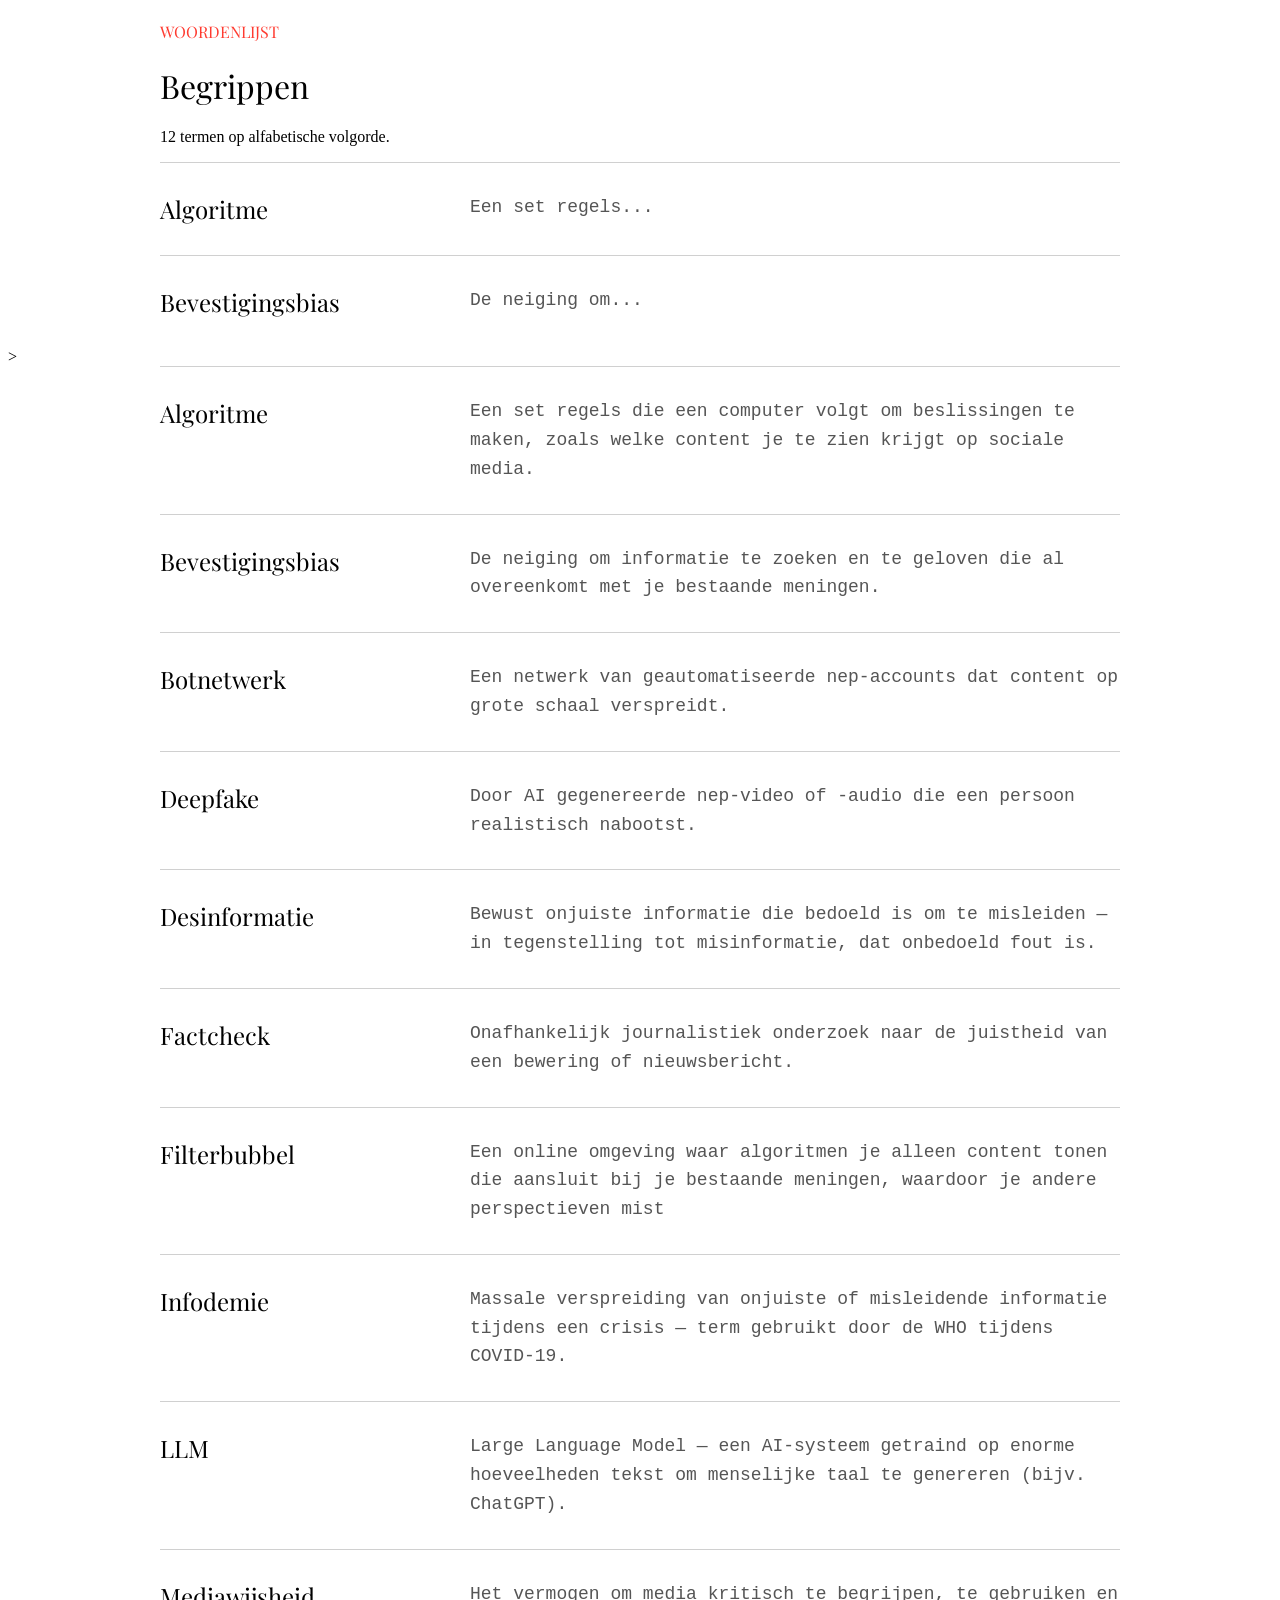
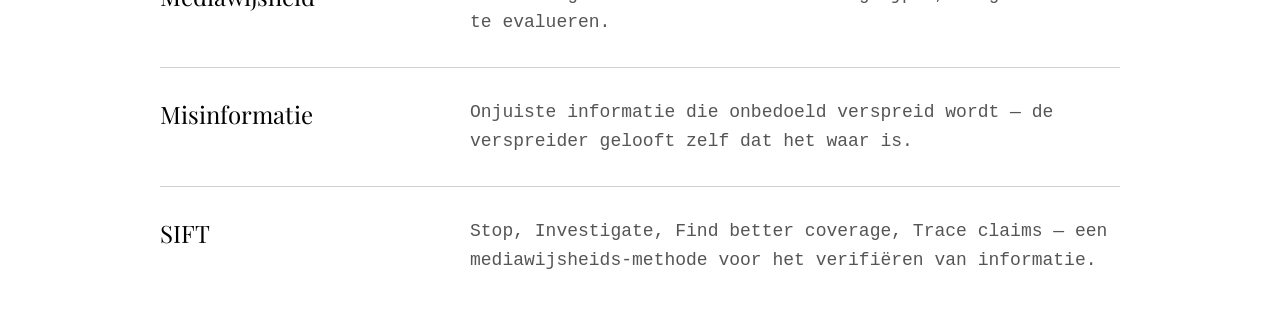
<file: Nepnieuws/woordenlijst.html>
<!DOCTYPE html>
<html lang="en">
<head>
    <meta charset="UTF-8">
    <meta name="viewport" content="width=device-width, initial-scale=1.0">
    <title>Document</title>
    <link rel="preconnect" href="https://fonts.googleapis.com">
<link rel="preconnect" href="https://fonts.gstatic.com" crossorigin>
<link href="https://fonts.googleapis.com/css2?family=Playfair+Display:ital,wght@0,400..900;1,400..900&display=swap" rel="stylesheet">
<link rel="stylesheet" href="woordenlijst.css">
    
</head>
<body>

<div class="woordenlijst">

    <h4 class="rood">WOORDENLIJST</h4>
    <h1>Begrippen</h1>
    <p>12 termen op alfabetische volgorde.</p>

    <div class="begrip">
        <h3>Algoritme</h3>
        <p>Een set regels...</p>
    </div>

    <div class="begrip">
        <h3>Bevestigingsbias</h3>
        <p>De neiging om...</p>
    </div>

</div>>


<section class="woordenlijst">
    <div class="begrip">
        <h3>Algoritme</h3>
        <p>Een set regels die een computer volgt om beslissingen te maken, zoals welke content je te zien krijgt op sociale media.</p>

    </div>

    <div class="begrip">
        <h3>Bevestigingsbias</h3>
        <p>De neiging om informatie te zoeken en te geloven die al overeenkomt met je bestaande meningen.</p>
    </div>


    <div class="begrip">
        <h3>Botnetwerk</h3>
        <p>Een netwerk van geautomatiseerde nep-accounts dat content op grote schaal verspreidt.</p>
    </div>

    <div class="begrip">
        <h3>Deepfake</h3>
        <p>Door AI gegenereerde nep-video of -audio die een persoon realistisch nabootst.</p>

    </div>

    <div class="begrip">
        <h3>Desinformatie</h3>
        <p>Bewust onjuiste informatie die bedoeld is om te misleiden — in tegenstelling tot misinformatie, dat onbedoeld fout is.</p>

    </div>

    <div class="begrip">
        <h3>Factcheck</h3>
        <p>Onafhankelijk journalistiek onderzoek naar de juistheid van een bewering of nieuwsbericht.</p>

    </div>

    <div class="begrip">
        <h3>Filterbubbel</h3>
        <p>Een online omgeving waar algoritmen je alleen content tonen die aansluit bij je bestaande meningen, waardoor je andere perspectieven mist</p>

    </div>

    <div class="begrip">
        <h3>Infodemie</h3>
        <p>Massale verspreiding van onjuiste of misleidende informatie tijdens een crisis — term gebruikt door de WHO tijdens COVID-19.</p>

    </div>

    <div class="begrip">
        <h3>LLM</h3>
        <p>Large Language Model — een AI-systeem getraind op enorme hoeveelheden tekst om menselijke taal te genereren (bijv. ChatGPT).</p>

    </div>

    <div class="begrip">
        <h3>Mediawijsheid</h3>
        <p>Het vermogen om media kritisch te begrijpen, te gebruiken en te evalueren.</p>

    </div>

    <div class="begrip">
        <h3>Misinformatie</h3>
        <p>Onjuiste informatie die onbedoeld verspreid wordt — de verspreider gelooft zelf dat het waar is.</p>

    </div>

    <div class="begrip">
        <h3>SIFT</h3>
        <p>Stop, Investigate, Find better coverage, Trace claims — een mediawijsheids-methode voor het verifiëren van informatie.</p>
    </div>
    </section>
</body>
</html>
</file>
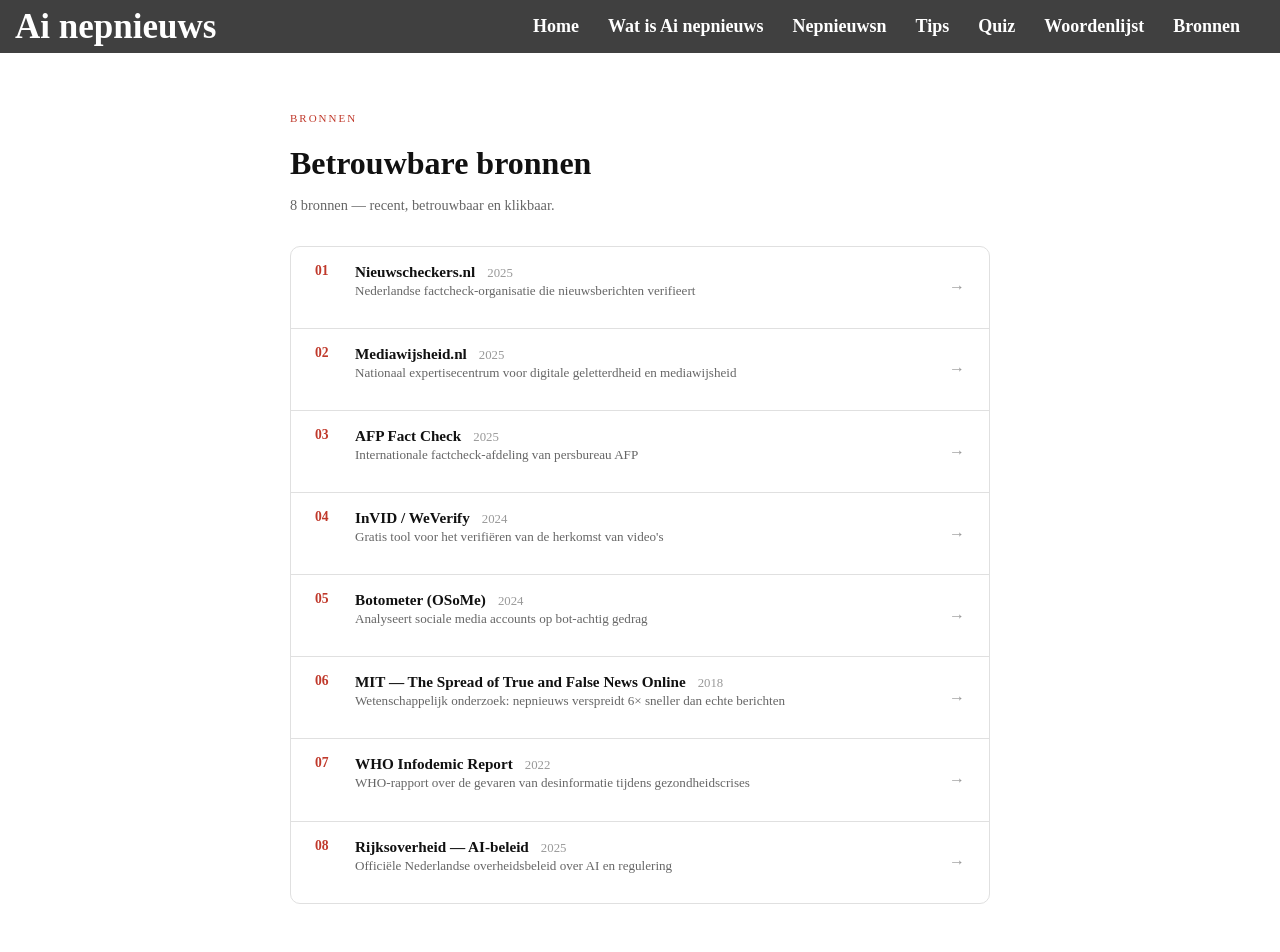
<file: resume/Bronnen.html>
<!DOCTYPE html>
<html lang="en">
<head>
    <meta charset="UTF-8">
    <meta name="viewport" content="width=device-width, initial-scale=1.0">
    <title>Document</title>
    <link rel="stylesheet" href="styledog.css">
</head>
<body>
    <nav class="navbar">
        <div class="navdiv">
            <div class="logo"><a href="#">Ai nepnieuws</a></div>
            <ul>
				<li><a href="home.html">Home</a></li>
				<li><a href="Wat is ai.html">Wat is Ai nepnieuws</a></li>
				<li><a href="Nepnieuws.html">Nepnieuwsn</a></li>
                <li><a href="Tips.html">Tips</a></li>
                <li><a href="Quiz.html">Quiz</a></li>
                <li><a href="Woordenlijst.html">Woordenlijst</a></li>
                <li><a href="Bronnen.html">Bronnen</a></li>
            </ul>
        </div>
    </nav>
<div class="bronnen-page">
  <p class="bronnen-label">BRONNEN</p>
  <h1>Betrouwbare bronnen</h1>
  <p class="bronnen-sub">8 bronnen — recent, betrouwbaar en klikbaar.</p>

  <div class="bronnen-list">

    <a href="https://www.nieuwscheckers.nl" target="_blank" class="bron-item">
      <div class="bron-left">
        <span class="bron-num">01</span>
        <div>
          <span class="bron-title">Nieuwscheckers.nl</span>
          <span class="bron-year">2025</span>
          <p>Nederlandse factcheck-organisatie die nieuwsberichten verifieert</p>
        </div>
      </div>
      <span class="bron-arrow">→</span>
    </a>

    <a href="https://www.mediawijsheid.nl" target="_blank" class="bron-item">
      <div class="bron-left">
        <span class="bron-num">02</span>
        <div>
          <span class="bron-title">Mediawijsheid.nl</span>
          <span class="bron-year">2025</span>
          <p>Nationaal expertisecentrum voor digitale geletterdheid en mediawijsheid</p>
        </div>
      </div>
      <span class="bron-arrow">→</span>
    </a>

    <a href="https://factcheck.afp.com" target="_blank" class="bron-item">
      <div class="bron-left">
        <span class="bron-num">03</span>
        <div>
          <span class="bron-title">AFP Fact Check</span>
          <span class="bron-year">2025</span>
          <p>Internationale factcheck-afdeling van persbureau AFP</p>
        </div>
      </div>
      <span class="bron-arrow">→</span>
    </a>

    <a href="https://www.invid-project.eu" target="_blank" class="bron-item">
      <div class="bron-left">
        <span class="bron-num">04</span>
        <div>
          <span class="bron-title">InVID / WeVerify</span>
          <span class="bron-year">2024</span>
          <p>Gratis tool voor het verifiëren van de herkomst van video's</p>
        </div>
      </div>
      <span class="bron-arrow">→</span>
    </a>

    <a href="https://botometer.osome.iu.edu" target="_blank" class="bron-item">
      <div class="bron-left">
        <span class="bron-num">05</span>
        <div>
          <span class="bron-title">Botometer (OSoMe)</span>
          <span class="bron-year">2024</span>
          <p>Analyseert sociale media accounts op bot-achtig gedrag</p>
        </div>
      </div>
      <span class="bron-arrow">→</span>
    </a>

    <a href="https://www.science.org/doi/10.1126/science.aap9559" target="_blank" class="bron-item">
      <div class="bron-left">
        <span class="bron-num">06</span>
        <div>
          <span class="bron-title">MIT — The Spread of True and False News Online</span>
          <span class="bron-year">2018</span>
          <p>Wetenschappelijk onderzoek: nepnieuws verspreidt 6× sneller dan echte berichten</p>
        </div>
      </div>
      <span class="bron-arrow">→</span>
    </a>

    <a href="https://www.who.int/teams/risk-communication/infodemic-management" target="_blank" class="bron-item">
      <div class="bron-left">
        <span class="bron-num">07</span>
        <div>
          <span class="bron-title">WHO Infodemic Report</span>
          <span class="bron-year">2022</span>
          <p>WHO-rapport over de gevaren van desinformatie tijdens gezondheidscrises</p>
        </div>
      </div>
      <span class="bron-arrow">→</span>
    </a>

    <a href="https://www.rijksoverheid.nl/onderwerpen/kunstmatige-intelligentie" target="_blank" class="bron-item">
      <div class="bron-left">
        <span class="bron-num">08</span>
        <div>
          <span class="bron-title">Rijksoverheid — AI-beleid</span>
          <span class="bron-year">2025</span>
          <p>Officiële Nederlandse overheidsbeleid over AI en regulering</p>
        </div>
      </div>
      <span class="bron-arrow">→</span>
    </a>

  </div>
</div>
</body>
</html>
</file>
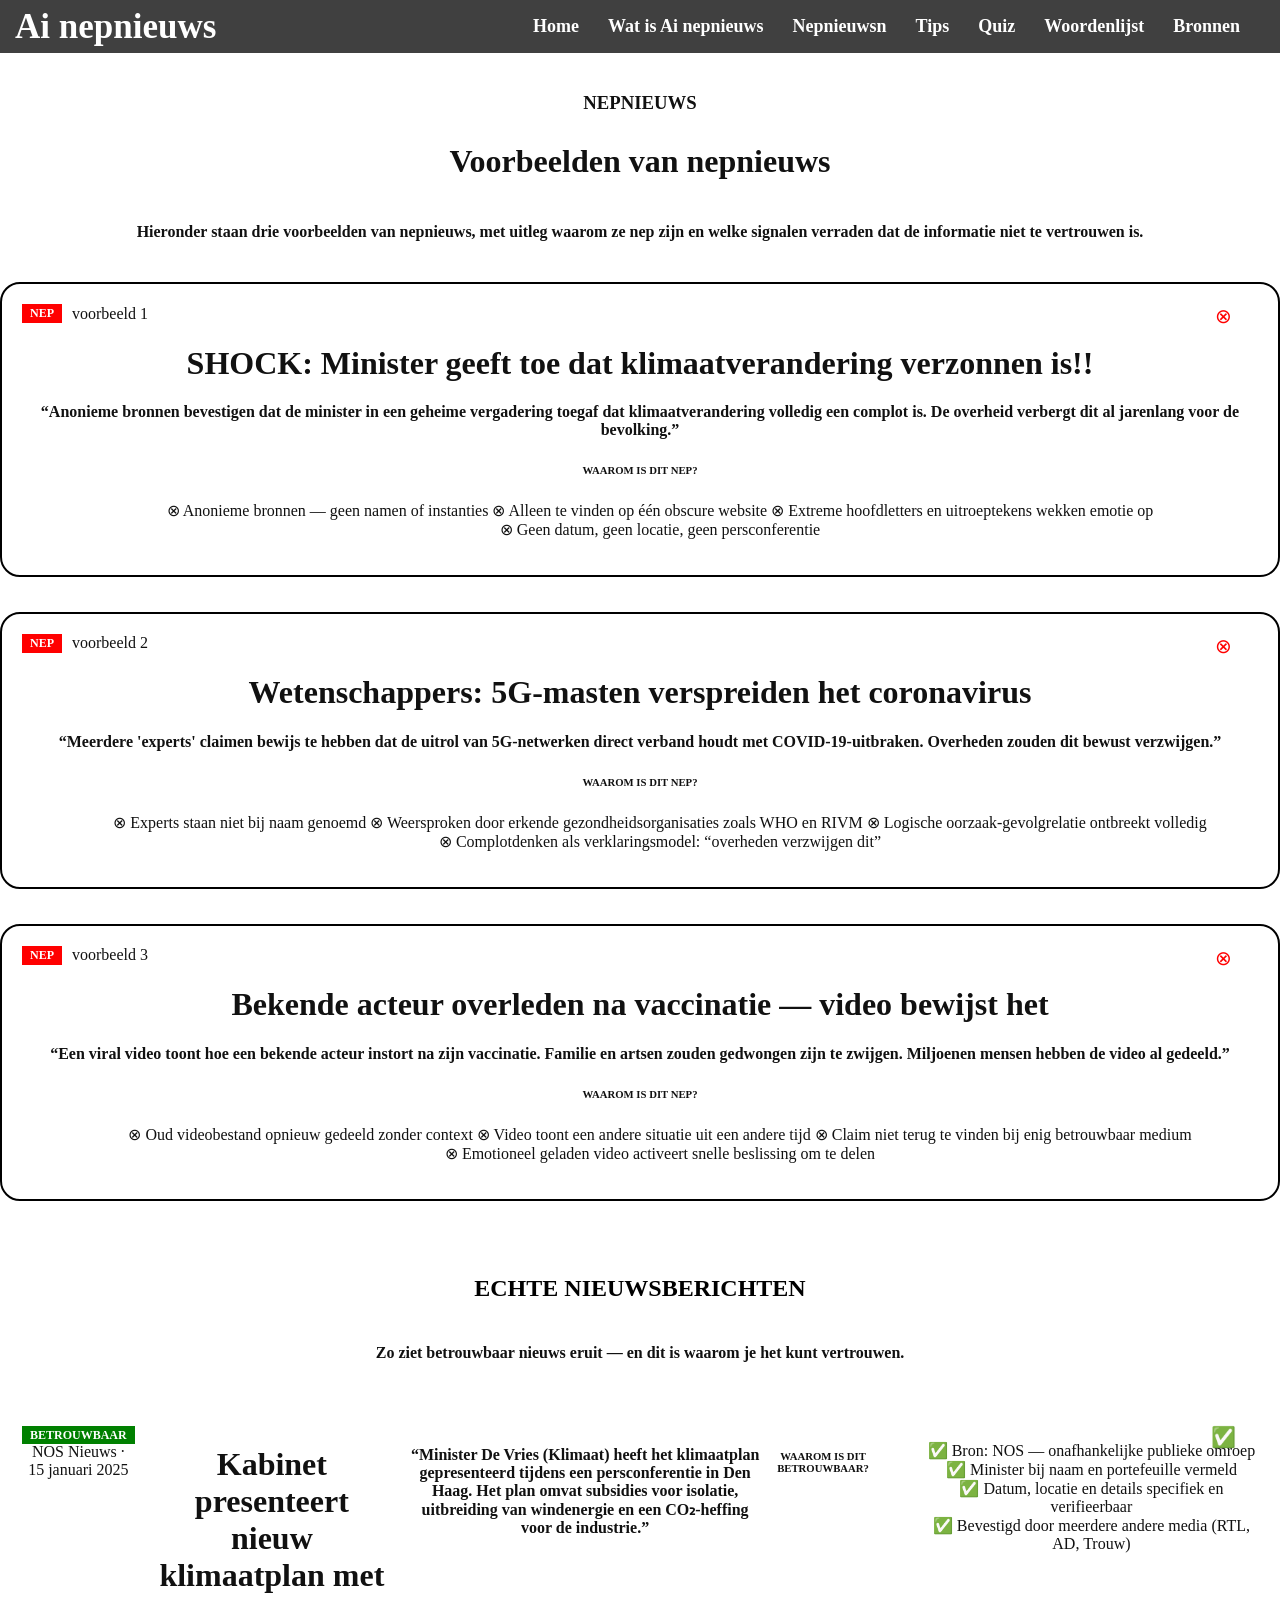
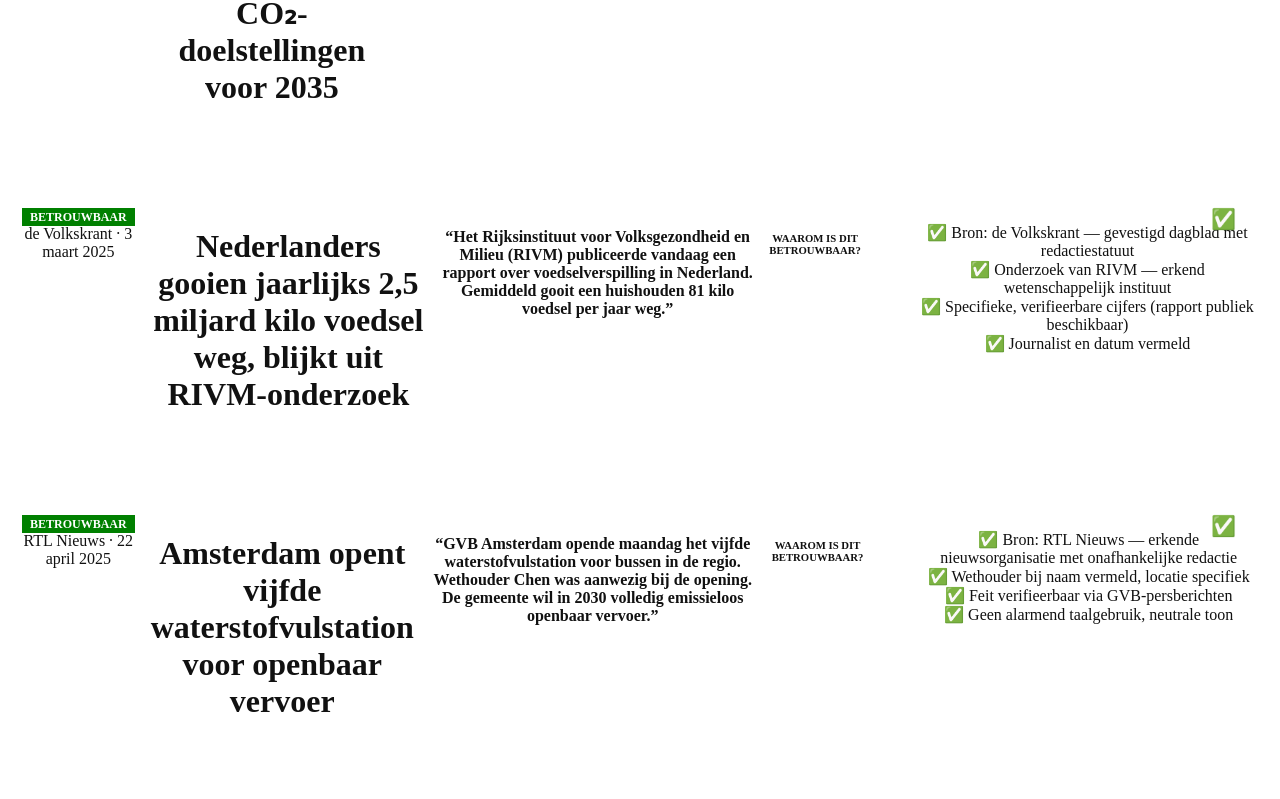
<file: resume/Nepnieuws.html>
<!DOCTYPE html>
    <html lang="nl">
    <head>
    <meta charset="UTF-8">
    <meta name="viewport" content="width=device-width, initial-scale=1.0">

    <link rel="preconnect" href="https://fonts.googleapis.com">
    <link rel="preconnect" href="https://fonts.gstatic.com" crossorigin>
    <link href="https://fonts.googleapis.com/css2?family=Inter:wght@100..900&family=Playfair+Display&display=swap" rel="stylesheet">

    <link rel="stylesheet" href="styledog.css" />
    <title>Nepnieuws</title>
    
</head>
<body>
        <nav class="navbar">
        <div class="navdiv">
            <div class="logo"><a href="#">Ai nepnieuws</a></div>
            <ul>
				<li><a href="home.html">Home</a></li>
				<li><a href="Wat is ai.html">Wat is Ai nepnieuws</a></li>
				<li><a href="Nepnieuws.html">Nepnieuwsn</a></li>
                <li><a href="Tips.html">Tips</a></li>
                <li><a href="Quiz.html">Quiz</a></li>
                <li><a href="Woordenlijst.html">Woordenlijst</a></li>
                <li><a href="Bronnen.html">Bronnen</a></li>
            </ul>
        </div>
    </nav>

    <div class="content">
        <h3>NEPNIEUWS</h3>
        <h1>Voorbeelden van nepnieuws</h1>
        <h4>Hieronder staan drie voorbeelden van nepnieuws, met uitleg waarom ze nep zijn en welke signalen verraden dat de informatie niet te vertrouwen is.</h4>
    </div>

    <div class="card">
        <div class="card-header">
            <span class="badge-nep">NEP</span>
            <span class="voorbeeld-label">voorbeeld 1</span>
            <button class="close-btn">⊗</button>
        </div>

        <h1>SHOCK: Minister geeft toe dat klimaatverandering verzonnen is!!</h1>
        <h4>“Anonieme bronnen bevestigen dat de minister in een geheime vergadering toegaf dat klimaatverandering volledig een complot is. De overheid verbergt dit al jarenlang voor de bevolking.”</h4>

        <h6 class="waarom-titel">WAAROM IS DIT NEP?</h6>
        <ul class="waarom-lijst">
            <li>⊗ Anonieme bronnen — geen namen of instanties</li>
            <li>⊗ Alleen te vinden op één obscure website</li>
            <li>⊗ Extreme hoofdletters en uitroeptekens wekken emotie op</li>
            <li>⊗ Geen datum, geen locatie, geen persconferentie</li>
        </ul>
    </div>

    <div class="card">
        <div class="card-header">
            <span class="badge-nep">NEP</span>
            <span class="voorbeeld-label">voorbeeld 2</span>
            <button class="close-btn">⊗</button>
        </div>

        <h1>Wetenschappers: 5G-masten verspreiden het coronavirus</h1>
        <h4>“Meerdere 'experts' claimen bewijs te hebben dat de uitrol van 5G-netwerken direct verband houdt met COVID-19-uitbraken. Overheden zouden dit bewust verzwijgen.”</h4>

        <h6 class="waarom-titel">WAAROM IS DIT NEP?</h6>
        <ul class="waarom-lijst">
            <li>⊗ Experts staan niet bij naam genoemd</li>
            <li>⊗ Weersproken door erkende gezondheidsorganisaties zoals WHO en RIVM</li>
            <li>⊗ Logische oorzaak-gevolgrelatie ontbreekt volledig</li>
            <li>⊗ Complotdenken als verklaringsmodel: “overheden verzwijgen dit”</li>
        </ul>
    </div>

        </div>

    <div class="card">
        <div class="card-header">
            <span class="badge-nep">NEP</span>
            <span class="voorbeeld-label">voorbeeld 3</span>
            <button class="close-btn">⊗</button>
        </div>

        <h1>Bekende acteur overleden na vaccinatie — video bewijst het</h1>
        <h4>“Een viral video toont hoe een bekende acteur instort na zijn vaccinatie. Familie en artsen zouden gedwongen zijn te zwijgen. Miljoenen mensen hebben de video al gedeeld.”</h4>

        <h6 class="waarom-titel">WAAROM IS DIT NEP?</h6>
        <ul class="waarom-lijst">
            <li>⊗ Oud videobestand opnieuw gedeeld zonder context</li>
            <li>⊗ Video toont een andere situatie uit een andere tijd</li>
            <li>⊗ Claim niet terug te vinden bij enig betrouwbaar medium</li>
            <li>⊗ Emotioneel geladen video activeert snelle beslissing om te delen</li>
        </ul>
    </div>


    <div class="content">
        <h2>ECHTE NIEUWSBERICHTEN</h2>
        <h4>Zo ziet betrouwbaar nieuws eruit — en dit is waarom je het kunt vertrouwen.</h4>
    </div>

        <div class="cards">
        <div class="card-headers">
            <span class="badge-betrouwbaar">BETROUWBAAR</span>
            <span class="voorbeeld-label">NOS Nieuws · 15 januari 2025</span>
            <button class="close-btn">✅</button>
        </div>

        <h1>Kabinet presenteert nieuw klimaatplan met CO₂-doelstellingen voor 2035</h1>
        <h4>“Minister De Vries (Klimaat) heeft het klimaatplan gepresenteerd tijdens een persconferentie in Den Haag. Het plan omvat subsidies voor isolatie, uitbreiding van windenergie en een CO₂-heffing voor de industrie.”</h4>
                <h6 class="waarom-titel">WAAROM IS DIT BETROUWBAAR?</h6>
        <ul class="waarom-lijst">
            <li>✅ Bron: NOS — onafhankelijke publieke omroep</li>
            <li>✅ Minister bij naam en portefeuille vermeld</li>
            <li>✅ Datum, locatie en details specifiek en verifieerbaar</li>
            <li>✅ Bevestigd door meerdere andere media (RTL, AD, Trouw)</li>
        </ul>
    </div>

            <div class="cards">
        <div class="card-headers">
            <span class="badge-betrouwbaar">BETROUWBAAR</span>
            <span class="voorbeeld-label">de Volkskrant · 3 maart 2025</span>
            <button class="close-btn">✅</button>
        </div>

        <h1>Nederlanders gooien jaarlijks 2,5 miljard kilo voedsel weg, blijkt uit RIVM-onderzoek</h1>
        <h4>“Het Rijksinstituut voor Volksgezondheid en Milieu (RIVM) publiceerde vandaag een rapport over voedselverspilling in Nederland. Gemiddeld gooit een huishouden 81 kilo voedsel per jaar weg.”</h4>
                <h6 class="waarom-titel">WAAROM IS DIT BETROUWBAAR?</h6>
        <ul class="waarom-lijst">
            <li>✅ Bron: de Volkskrant — gevestigd dagblad met redactiestatuut</li>
            <li>✅ Onderzoek van RIVM — erkend wetenschappelijk instituut</li>
            <li>✅ Specifieke, verifieerbare cijfers (rapport publiek beschikbaar)</li>
            <li>✅ Journalist en datum vermeld</li>
        </ul>
    </div>

                <div class="cards">
        <div class="card-headers">
            <span class="badge-betrouwbaar">BETROUWBAAR</span>
            <span class="voorbeeld-label">RTL Nieuws · 22 april 2025</span>
            <button class="close-btn">✅</button>
        </div>

        <h1>Amsterdam opent vijfde waterstofvulstation voor openbaar vervoer</h1>
        <h4>“GVB Amsterdam opende maandag het vijfde waterstofvulstation voor bussen in de regio. Wethouder Chen was aanwezig bij de opening. De gemeente wil in 2030 volledig emissieloos openbaar vervoer.”</h4>
                <h6 class="waarom-titel">WAAROM IS DIT BETROUWBAAR?</h6>
        <ul class="waarom-lijst">
            <li>✅ Bron: RTL Nieuws — erkende nieuwsorganisatie met onafhankelijke redactie</li>
            <li>✅ Wethouder bij naam vermeld, locatie specifiek</li>
            <li>✅ Feit verifieerbaar via GVB-persberichten</li>
            <li>✅ Geen alarmend taalgebruik, neutrale toon</li>
        </ul>
    </div>

</body>
</html>

</body>
</html>
</file>
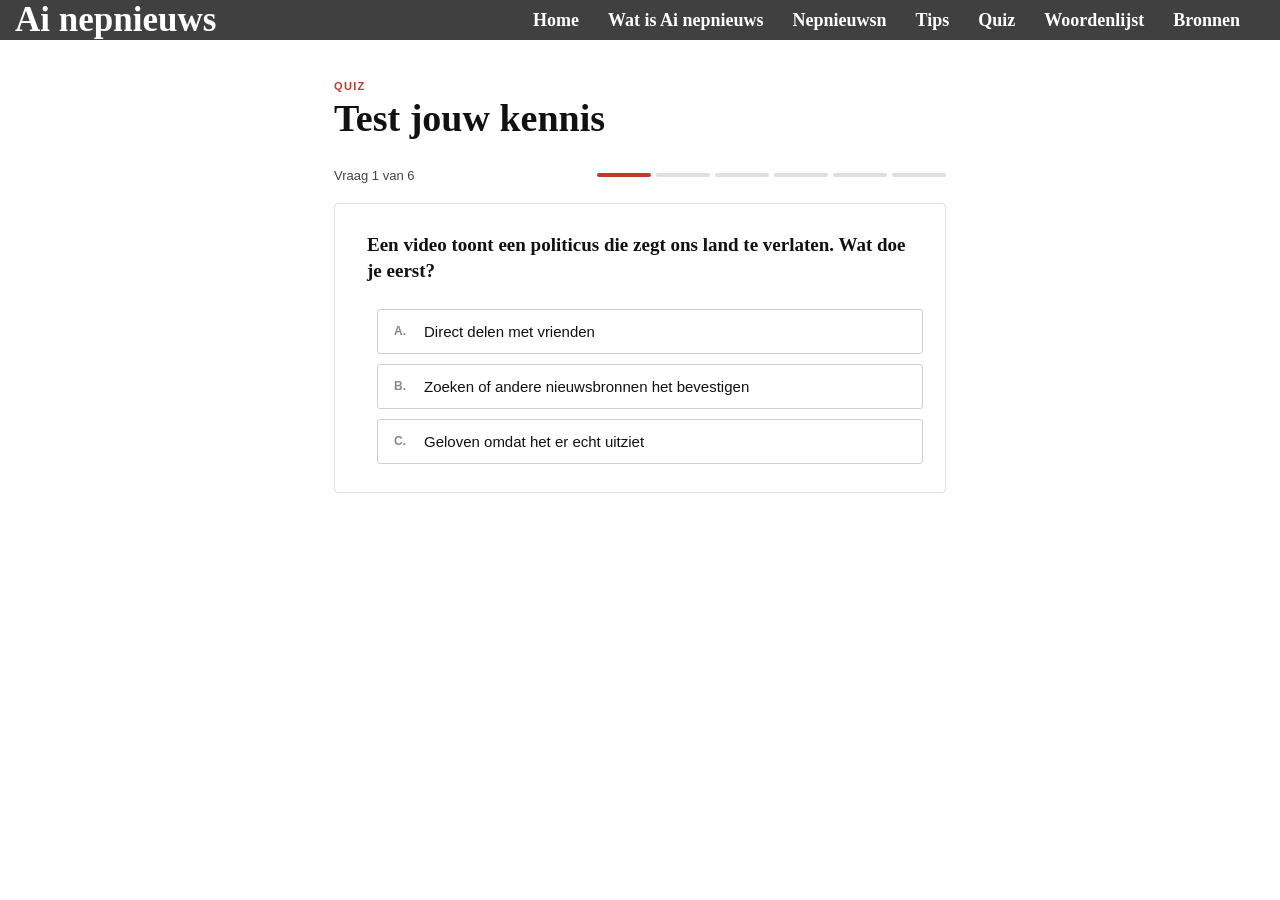
<file: resume/Quiz.html>
<!DOCTYPE html>
<html lang="en">
<head>
    <meta charset="UTF-8">
    <meta name="viewport" content="width=device-width, initial-scale=1.0">
    <title>Document</title>
    <link rel="stylesheet" href="quiz.css">
</head>
<body>
    <nav class="navbar">
        <div class="navdiv">
            <div class="logo"><a href="#">Ai nepnieuws</a></div>
            <ul>
				<li><a href="home.html">Home</a></li>
				<li><a href="Wat is ai.html">Wat is Ai nepnieuws</a></li>
				<li><a href="Nepnieuws.html">Nepnieuwsn</a></li>
                <li><a href="Tips.html">Tips</a></li>
                <li><a href="Quiz.html">Quiz</a></li>
                <li><a href="Woordenlijst.html">Woordenlijst</a></li>
                <li><a href="Bronnen.html">Bronnen</a></li>
            </ul>
        </div>
    </nav>
    
    <div class="quiz-wrap">
    <p class="quiz-label">Quiz</p>
    <h1 class="quiz-title">Test jouw kennis</h1>

    <div class="meta-row">
        <p id="question-counter">Vraag 1 van 6</p>
        <div id="progress-bar"></div>
    </div>

    <div id="question-card">
        <h2 id="question-text"></h2>
        <div id="options-container"></div>
        <div id="feedback-wrap" style="display:none;">
            <p id="feedback-label"></p>
            <p id="feedback-body"></p>
        </div>
    </div>

    <button id="next-btn">Volgende vraag →</button>

    <div id="result-card">
        <p class="result-label">Quiz</p>
        <h1 class="quiz-title" style="margin-bottom:1.5rem;">Test jouw kennis</h1>
        <div class="result-inner">
            <div id="score-big"></div>
            <p id="result-headline"></p>
            <p id="final-score"></p>
            <button id="retry-btn">↺ Opnieuw spelen</button>
        </div>
    </div>
</div>

<script>
    const questions = [
        {
            question: "Een video toont een politicus die zegt ons land te verlaten. Wat doe je eerst?",
            options: ["Direct delen met vrienden", "Zoeken of andere nieuwsbronnen het bevestigen", "Geloven omdat het er echt uitziet"],
            correct: 1,
            label: "Helaas.",
            explanation: "Controleer altijd of betrouwbare nieuwsbronnen hetzelfde melden. Deepfakes kunnen overtuigend zijn."
        },
        {
            question: "Welke techniek gebruiken AI-modellen om nepnieuws te genereren?",
            options: ["Ze kopiëren echte artikelen letter voor letter", "Ze trainen op grote hoeveelheden tekst en leren patronen", "Ze raden willekeurig woorden"],
            correct: 1,
            label: "Correct!",
            explanation: "AI-modellen leren statistische patronen uit enorme hoeveelheden tekstdata."
        },
        {
            question: "Wat is de SIFT-methode?",
            options: ["Een AI-tool om deepfakes te detecteren", "Stop, investigate, find better coverage, trace claims", "Een Europees wetgevend kader voor AI"],
            correct: 1,
            label: "Correct!",
            explanation: "SIFT staat voor Stop, Investigate the source, Find better coverage, Trace claims."
        },
        {
            question: "Hoe verspreidt nepnieuws zich het snelst?",
            options: ["Via afgedrukte kranten", "Via geautomatiseerde botnetwerken op sociale media", "Via officiële persberichten"],
            correct: 1,
            label: "Correct!",
            explanation: "Bots kunnen content razendsnel en op grote schaal verspreiden op sociale media."
        },
        {
            question: "Wat is een deepfake?",
            options: ["Een extra diepe duik in nieuws", "Een door AI gegenereerde nep-video of audio", "Een techniek om wachtwoorden te stelen"],
            correct: 1,
            label: "Correct!",
            explanation: "Deepfakes zijn synthetische media waarbij AI iemands gezicht of stem nabootst."
        },
        {
            question: "Een artikel heeft GEEN datum en GEEN naam van een journalist. Wat betekent dit?",
            options: ["Het is zeker nep", "Het is een waarschuwingssignaal dat nader onderzoek vereist", "Het is normaal voor internetartikelen"],
            correct: 1,
            label: "Correct!",
            explanation: "Ontbrekende auteur en datum zijn rode vlaggen — onderzoek de bron verder."
        }
    ];

    const letters = ['A', 'B', 'C'];
    let score = 0, current = 0, answered = false;

    function buildProgressBar() {
        const bar = document.getElementById('progress-bar');
        bar.innerHTML = '';
        questions.forEach((_, i) => {
            const seg = document.createElement('div');
            seg.className = 'prog-seg' + (i < current ? ' done' : i === current ? ' active' : '');
            bar.appendChild(seg);
        });
    }

    function showQuestion() {
        answered = false;
        const q = questions[current];

        document.getElementById('question-counter').textContent =
            'Vraag ' + (current + 1) + ' van ' + questions.length;
        document.getElementById('question-text').textContent = q.question;

        const fw = document.getElementById('feedback-wrap');
        fw.style.display = 'none';
        fw.className = '';
        document.getElementById('next-btn').style.display = 'none';
        buildProgressBar();

        const container = document.getElementById('options-container');
        container.innerHTML = '';
        q.options.forEach((opt, i) => {
            const btn = document.createElement('button');
            btn.className = 'option-btn';
            btn.innerHTML =
                '<span class="opt-letter">' + letters[i] + '.</span>' +
                '<span class="opt-text">' + opt + '</span>';
            btn.addEventListener('click', () => checkAnswer(i));
            container.appendChild(btn);
        });
    }

    function checkAnswer(chosen) {
        if (answered) return;
        answered = true;

        const q = questions[current];
        const btns = document.querySelectorAll('.option-btn');
        btns.forEach(b => b.classList.add('disabled'));

        const fw = document.getElementById('feedback-wrap');
        const label = document.getElementById('feedback-label');
        const body = document.getElementById('feedback-body');

        if (chosen === q.correct) {
            score++;
            btns[chosen].classList.add('correct');
            fw.className = 'feedback-box feedback-correct';
            label.textContent = 'Correct!';
            body.textContent = q.explanation;
        } else {
            btns[chosen].classList.add('wrong');
            btns[q.correct].classList.add('correct');
            fw.className = 'feedback-box feedback-wrong';
            label.textContent = q.label || 'Helaas.';
            body.textContent = q.explanation;
        }

        fw.style.display = 'block';

        const nextBtn = document.getElementById('next-btn');
        nextBtn.textContent = current < questions.length - 1 ? 'Volgende vraag →' : 'Bekijk resultaat →';
        nextBtn.style.display = 'block';
    }

    document.getElementById('next-btn').addEventListener('click', () => {
        current++;
        if (current < questions.length) {
            showQuestion();
        } else {
            showResult();
        }
    });

    function showResult() {
        document.getElementById('question-card').style.display = 'none';
        document.getElementById('next-btn').style.display = 'none';
        document.querySelector('.meta-row').style.display = 'none';
        document.querySelector('.quiz-label').style.display = 'none';
        document.querySelector('.quiz-title').style.display = 'none';

        const pct = Math.round((score / questions.length) * 100);
        let headline = pct === 100
            ? 'Perfect score — uitstekend!'
            : pct >= 67
            ? 'Goed gedaan! Er valt nog wat te leren.'
            : 'Oefen nog wat — mediavaardigheden zijn belangrijk.';

        document.getElementById('score-big').textContent = score + '/' + questions.length;
        document.getElementById('result-headline').textContent = headline;
        document.getElementById('final-score').textContent =
            score + ' van de ' + questions.length + ' vragen goed beantwoord.';
        document.getElementById('result-card').style.display = 'block';
    }

    document.getElementById('retry-btn').addEventListener('click', () => {
        score = 0;
        current = 0;
        answered = false;
        document.getElementById('question-card').style.display = 'block';
        document.querySelector('.meta-row').style.display = 'flex';
        document.getElementById('result-card').style.display = 'none';
        document.querySelector('.quiz-label').style.display = 'block';
        document.querySelector('.quiz-title').style.display = 'block';
        showQuestion();
    });

    showQuestion();
</script>
</body>
</html>
</file>
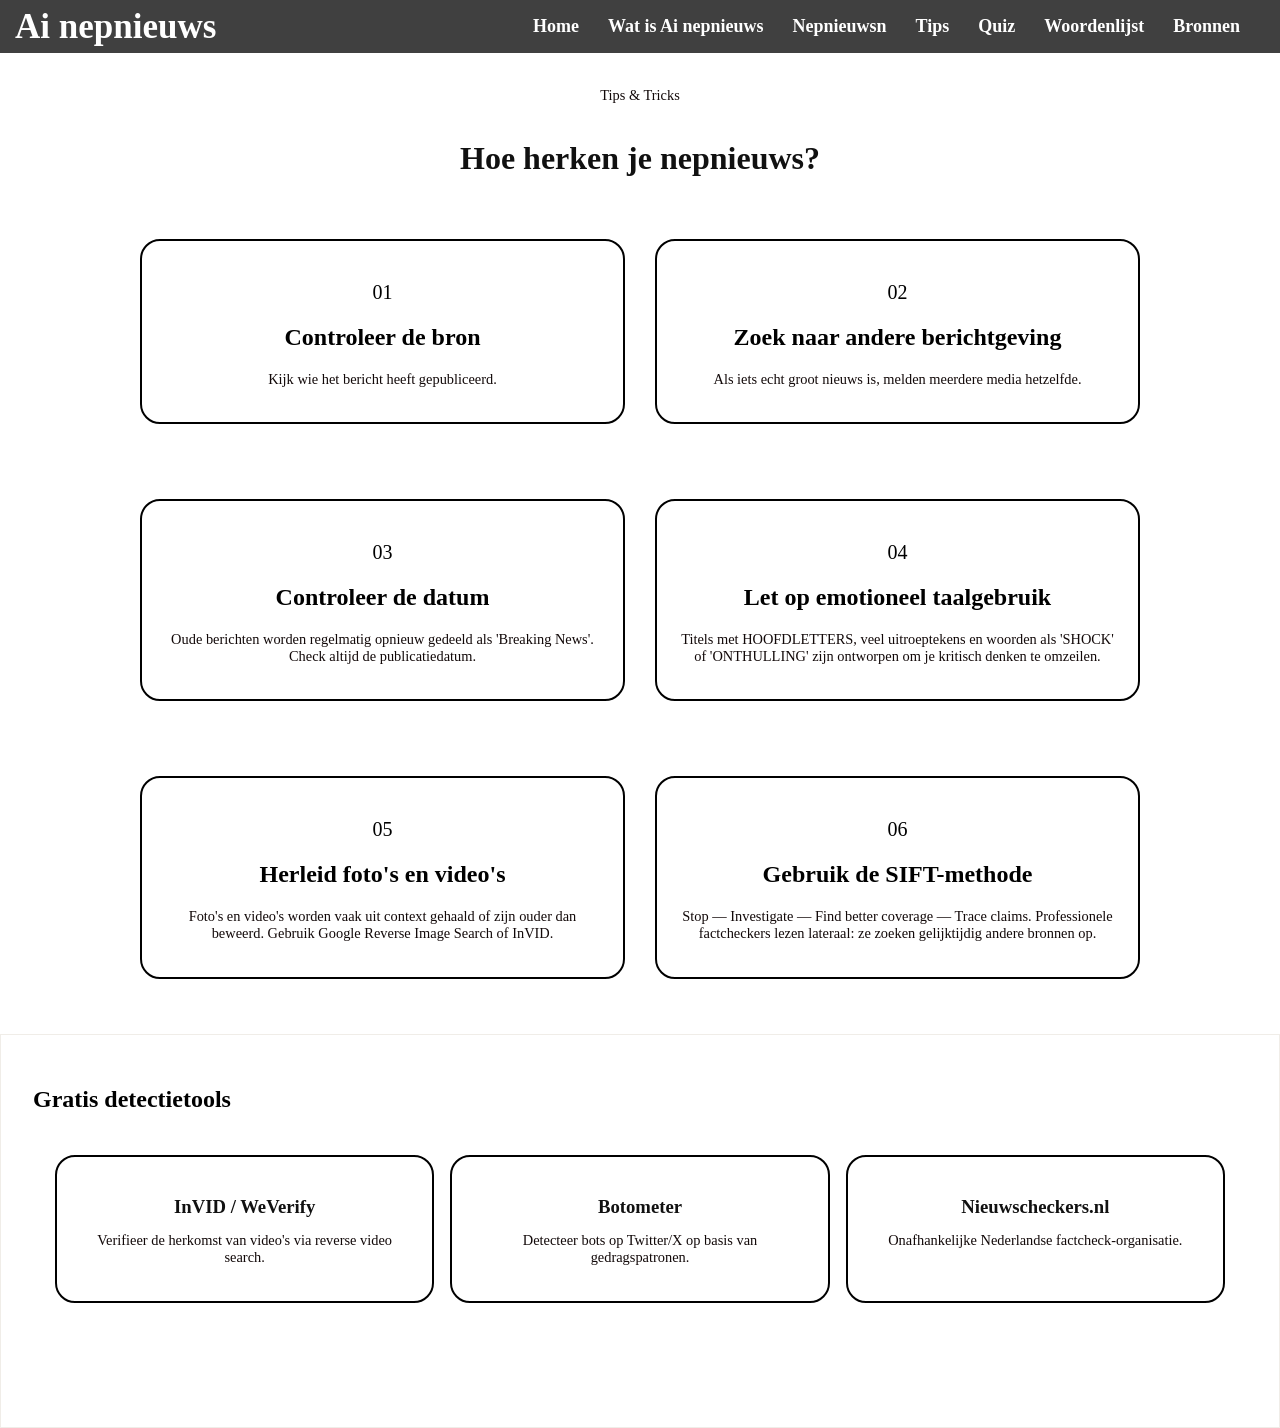
<file: resume/Tips.html>
<!DOCTYPE html>
<html lang="en">
<head>
    <meta charset="UTF-8">
    <meta name="viewport" content="width=device-width, initial-scale=1.0">
    <title>Document</title>
    <link rel="stylesheet" href="styledog.css">
</head>
<body>
    <nav class="navbar">
        <div class="navdiv">
            <div class="logo"><a href="#">Ai nepnieuws</a></div>
            <ul>
				        <li><a href="home.html">Home</a></li>
				        <li><a href="Wat is ai.html">Wat is Ai nepnieuws</a></li>
				        <li><a href="Nepnieuws.html">Nepnieuwsn</a></li>
                <li><a href="Tips.html">Tips</a></li>
                <li><a href="Quiz.html">Quiz</a></li>
                <li><a href="Woordenlijst.html">Woordenlijst</a></li>
                <li><a href="Bronnen.html">Bronnen</a></li>
            </ul>
        </div>
    </nav>
  <div class="label"><p>Tips & Tricks</p>
  <h1>Hoe herken je nepnieuws?</h1></div>

  <div class="grid">

    <div class="card">
      <p class="num">01</p>
      <h2>Controleer de bron</h2>
      <p>Kijk wie het bericht heeft gepubliceerd.</p>
    </div>

    <div class="card">
      <p class="num">02</p>
      <h2>Zoek naar andere berichtgeving</h2>
      <p>Als iets echt groot nieuws is, melden meerdere media hetzelfde.</p>
    </div>
  </div>


  <div class="grid">

    <div class="card">
      <p class="num">03</p>
      <h2>Controleer de datum</h2>
      <p>Oude berichten worden regelmatig opnieuw gedeeld als 'Breaking News'. Check altijd de publicatiedatum.</p>
    </div>

    <div class="card">
      <p class="num">04</p>
      <h2>Let op emotioneel taalgebruik</h2>
      <p>Titels met HOOFDLETTERS, veel uitroeptekens en woorden als 'SHOCK' of 'ONTHULLING' zijn ontworpen om je kritisch denken te omzeilen.</p>
    </div>
  </div>
</body>
</html>



  <div class="grid">

    <div class="card">
      <p class="num">05</p>
      <h2>Herleid foto's en video's</h2>
      <p>Foto's en video's worden vaak uit context gehaald of zijn ouder dan beweerd. Gebruik Google Reverse Image Search of InVID.</p>
    </div>

    <div class="card">
      <p class="num">06</p>
      <h2>Gebruik de SIFT-methode</h2>
      <p>Stop — Investigate — Find better coverage — Trace claims. Professionele factcheckers lezen lateraal: ze zoeken gelijktijdig andere bronnen op.</p>
    </div>
  </div>
</body>
</html>

<div class="section">
  <h2>Gratis detectietools</h2>

  <div class="cards">
    <div class="card">
      <h3 a href="">InVID / WeVerify</h3>
      <p>Verifieer de herkomst van video's via reverse video search.</p>
    </div>

    <div class="card">
      <h3>Botometer</h3>
      <p>Detecteer bots op Twitter/X op basis van gedragspatronen.</p>
    </div>

    <div class="card">
      <h3>Nieuwscheckers.nl</h3>
      <p>Onafhankelijke Nederlandse factcheck-organisatie.</p>
    </div>
  </div>
</div>
</file>
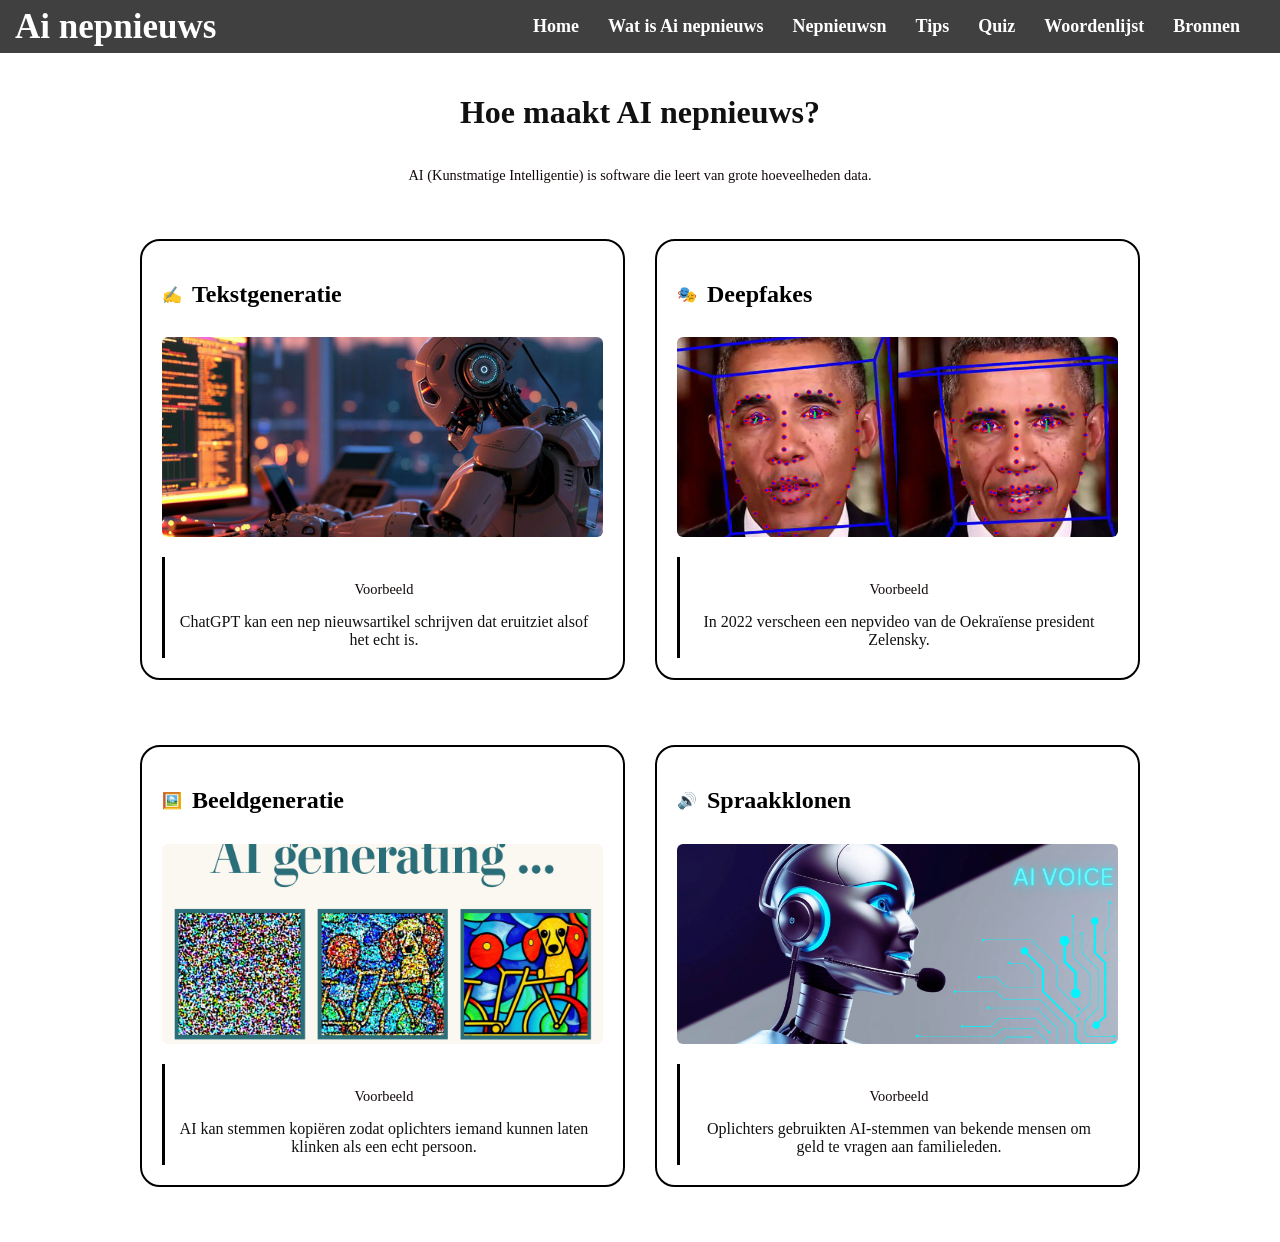
<file: resume/Wat is ai.html>
<!DOCTYPE html>
<html lang="en">
<head>
    <meta charset="UTF-8">
    <meta name="viewport" content="width=device-width, initial-scale=1.0">
    <title>Document</title>
    <link rel="stylesheet" href="styledog.css">
</head>
<body>
  <div class="main">

    <nav class="navbar">
        <div class="navdiv">
            <div class="logo"><a href="#">Ai nepnieuws</a></div>
            <ul>
                <li><a href="home.html">Home</a></li>
                <li><a href="Wat is ai.html">Wat is Ai nepnieuws</a></li>
                <li><a href="Nepnieuws.html">Nepnieuwsn</a></li>
                <li><a href="Tips.html">Tips</a></li>
                <li><a href="Quiz.html">Quiz</a></li>
                <li><a href="Woordenlijst.html">Woordenlijst</a></li>
                <li><a href="Bronnen.html">Bronnen</a></li>
            </ul>
        </div>
    </nav>

    <div class="content">
        <h1>Hoe maakt AI nepnieuws?</h1>
        <p>AI (Kunstmatige Intelligentie) is software die leert van grote hoeveelheden data.</p>
    </div>

    <div class="grid">

      <div class="card">
        <div class="title-row">
          <span>✍️</span>
          <h2>Tekstgeneratie</h2>
        </div>
        <img src="chatgpt-tekstgeneratie.jpg" alt="Tekstgeneratie" class="section-img">
        <div class="example">
          <p>Voorbeeld</p>
          ChatGPT kan een nep nieuwsartikel schrijven dat eruitziet alsof het echt is.
        </div>
      </div>

      <div class="card">
        <div class="title-row">
          <span>🎭</span>
          <h2>Deepfakes</h2>
        </div>
        <img src="deepfake.jpg" alt="Deepfakes" class="section-img">
        <div class="example">
          <p>Voorbeeld</p>
          In 2022 verscheen een nepvideo van de Oekraïense president Zelensky.
        </div>
      </div>

      <div class="card">
        <div class="title-row">
          <span>🖼️</span>
          <h2>Beeldgeneratie</h2>
        </div>
        <img src="Ai generating.jpg" alt="Beeldgeneratie" class="section-img">
        <div class="example">
          <p>Voorbeeld</p>
          AI kan stemmen kopiëren zodat oplichters iemand kunnen laten klinken als een echt persoon.
        </div>
      </div>

      <div class="card">
        <div class="title-row">
          <span>🔊</span>
          <h2>Spraakklonen</h2>
        </div>
        <img src="AI-VOICE-1.png.webp" alt="Spraakklonen" class="section-img">
        <div class="example">
          <p>Voorbeeld</p>
          Oplichters gebruikten AI-stemmen van bekende mensen om geld te vragen aan familieleden.
        </div>
      </div>

    </div>
  </div>
</body>
</html>
</file>
<file: styles.css>
.titre-main {
  font-family: 'Playfair Display', serif;
  font-weight: 700;
  font-style: normal;
  font-size: 48px;
  color: #000000;
  margin: 0;
}

.titre-sub {
  font-family: 'Playfair Display', serif;
  font-weight: 700;
  font-style: italic;
  font-size: 48px;
  color: #CC0000;
  margin: 0;
}


.sub-title{
  font-family: "Inter", sans-serif;
  font-optical-sizing: auto;
  font-weight: 200;
  font-style: normal;
}




.hero.section {
    background-color: #f5f5f5;
    padding: 50px 20px;
    text-align: center;
}
body{
    margin: 0;
    background: #fff;
    font-family: work sans, sans-serif;
    font-weight: 400;
}
.container{
    width: 80%;
    margin: 0 auto;
}
header{
    background: #55d6aa;
}

header::after{
    content: "";
    display: table;
    clear: both;

}

.logo{
    float: left;
    padding: 10px 0;
}
nav{
    float: right;
}

nav ul{
    margin: 0;
    padding: 0;
    list-style: none;
}


nav li{
    display: inline-block;
    margin-left: 70px;
    padding-top: 25px;
}

nav a{
    color: #444;
    text-decoration: none;
    font-size: 14px;
    text-transform: uppercase;
}

nav a:hover{
    color: #000;
}

.btn{
    background: #55d6aa;
    color: #fff;
    border-radius: 10px;
    padding: 15px 20px;
    font-size: 16px;
    cursor: pointer;
    margin-top: 20px;
}


.grid{
    display: grid;
    grid-template-columns: repeat(3, 1fr);
    border: 1px solid #ddd;
}

.card{
    padding: 20px;
    background-color: #f0ede8;
    border-right: 1px solid #ddd;
}

.title{
  font-family: "Inter", sans-serif;
  font-optical-sizing: auto;
  font-weight: 200;
  font-style: normal;
}

.description{
  font-family: "Inter", sans-serif;
  font-optical-sizing: auto;
  font-weight: 200;
  font-style: normal;
}

h1{
  font-family: "Inter", sans-serif;
  font-optical-sizing: auto;
  font-weight: 200;
  font-style: normal;
}


p{
  font-family: "Inter", sans-serif;
  font-optical-sizing: auto;
  font-weight: 200;
  font-style: normal;
}


.bron{
    color: red
}
</file>
<file: AI en NEPNIEUWS/styles.css>
.titre-main {
  font-family: 'Playfair Display', serif;
  font-weight: 700;
  font-style: normal;
  font-size: 48px;
  color: #000000;
  margin: 0;
}

.titre-sub {
  font-family: 'Playfair Display', serif;
  font-weight: 700;
  font-style: italic;
  font-size: 48px;
  color: #CC0000;
  margin: 0;
}


.sub-title{
  font-family: "Inter", sans-serif;
  font-optical-sizing: auto;
  font-weight: 200;
  font-style: normal;
}




.hero.section {
    background-color: #f5f5f5;
    padding: 50px 20px;
    text-align: center;
}
body{
    margin: 0;
    background: #fff;
    font-family: work sans, sans-serif;
    font-weight: 400;
}
.container{
    width: 80%;
    margin: 0 auto;
}
header{
    background: #55d6aa;
}

header::after{
    content: "";
    display: table;
    clear: both;

}

.logo{
    float: left;
    padding: 10px 0;
}
nav{
    float: right;
}

nav ul{
    margin: 0;
    padding: 0;
    list-style: none;
}


nav li{
    display: inline-block;
    margin-left: 70px;
    padding-top: 25px;
}

nav a{
    color: #444;
    text-decoration: none;
    font-size: 14px;
    text-transform: uppercase;
}

nav a:hover{
    color: #000;
}

.btn{
    background: brown;
    color: #fff;
    border-radius: 10px;
    padding: 15px 20px;
    font-size: 16px;
    cursor: pointer;
    margin-top: 20px;
}


.grid{
    display: grid;
    grid-template-columns: repeat(3, 1fr);
    border: 1px solid #ffffff;
}

.card{
    padding: 20px;
    background-color: #ffffff;
    border-right: 1px solid #ffffff;
}

.title{
  font-family: "Inter", sans-serif;
  font-optical-sizing: auto;
  font-weight: 200;
  font-style: normal;
}

.description{
  font-family: "Inter", sans-serif;
  font-optical-sizing: auto;
  font-weight: 200;
  font-style: normal;
}

h1{
  font-family: "Inter", sans-serif;
  font-optical-sizing: auto;
  font-weight: 200;
  font-style: normal;
}


p{
  font-family: "Inter", sans-serif;
  font-optical-sizing: auto;
  font-weight: 200;
  font-style: normal;
}


.bron{
    color: rgb(145, 114, 114)
}
		.navbar{
			background: rgb(64, 64, 64); font-family: calibri; padding-right: 15px;padding-left: 15px;
		}
		.navdiv{
			display: flex; align-items: center; justify-content: space-between;
		}
		.logo a{
			font-size: 35px; font-weight: 600; color: white;
		}
		li{
			list-style: none; display: inline-block;
		}
		li a{
			color: white; font-size: 18px; font-weight: bold; margin-right: 25px;
		}
		button{
			background-color: black; margin-left: 10px; border-radius: 10px; padding: 10px; width: 90px;
		}
		button a{
			color: white; font-weight: bold; font-size: 15px;
		}
		a {
  		text-decoration: none;
		}
</file>
<file: Quiz.css>
/* ── Reset & base ── */
*, *::before, *::after {
    box-sizing: border-box;
    margin: 0;
    padding: 0;
}

body {
    font-family: Georgia, 'Times New Roman', serif;
    background: #ffffff;
    color: #111111;
    padding: 2.5rem 1.5rem;
    min-height: 100vh;
}

/* ── Layout wrapper ── */
.quiz-wrap {
    max-width: 660px;
    margin: 0 auto;
}

/* ── Header ── */
.quiz-label {
    font-family: Arial, Helvetica, sans-serif;
    font-size: 11px;
    font-weight: 700;
    letter-spacing: 0.12em;
    text-transform: uppercase;
    color: #c0392b;
    margin-bottom: 6px;
}

.quiz-title {
    font-family: Georgia, 'Times New Roman', serif;
    font-size: 38px;
    font-weight: 700;
    color: #111111;
    line-height: 1.1;
    margin-bottom: 1.75rem;
}

/* ── Progress row ── */
.meta-row {
    display: flex;
    align-items: center;
    justify-content: space-between;
    margin-bottom: 1.25rem;
}

#question-counter {
    font-family: Arial, Helvetica, sans-serif;
    font-size: 13px;
    color: #444444;
}

#progress-bar {
    display: flex;
    gap: 5px;
}

.prog-seg {
    height: 4px;
    width: 54px;
    border-radius: 2px;
    background: #e0e0e0;
    transition: background 0.3s ease;
}

.prog-seg.active,
.prog-seg.done {
    background: #c0392b;
}

/* ── Question card ── */
#question-card {
    border: 1px solid #e0e0e0;
    border-radius: 4px;
    padding: 1.75rem 2rem;
    background: #ffffff;
    margin-bottom: 0;
}

#question-text {
    font-family: Georgia, 'Times New Roman', serif;
    font-size: 19px;
    font-weight: 700;
    color: #111111;
    line-height: 1.4;
    margin-bottom: 1.5rem;
}

/* ── Option buttons ── */
.option-btn {
    display: flex;
    align-items: center;
    gap: 12px;
    width: 100%;
    padding: 13px 16px;
    margin-bottom: 10px;
    background: #ffffff;
    border: 1px solid #d0d0d0;
    border-radius: 3px;
    cursor: pointer;
    text-align: left;
    font-family: Arial, Helvetica, sans-serif;
    font-size: 15px;
    color: #111111;
    transition: border-color 0.15s, background 0.15s;
}

.option-btn:last-of-type {
    margin-bottom: 0;
}

.option-btn:hover:not(.disabled) {
    border-color: #999999;
    background: #f9f9f9;
}

.opt-letter {
    font-size: 12px;
    font-weight: 600;
    color: #888888;
    min-width: 18px;
    flex-shrink: 0;
}

.opt-text {
    color: #111111;
}

/* ── Answer states ── */
.option-btn.correct {
    border-color: #27ae60;
    background: #f0faf4;
}

.option-btn.correct .opt-letter,
.option-btn.correct .opt-text {
    color: #1a7a42;
}

.option-btn.wrong {
    border-color: #c0392b;
    background: #fdf3f3;
}

.option-btn.wrong .opt-letter,
.option-btn.wrong .opt-text {
    color: #c0392b;
}

.option-btn.disabled {
    pointer-events: none;
}

/* ── Feedback box (bordered, left-accent style) ── */
.feedback-box {
    margin-top: 16px;
    padding: 14px 16px;
    border-radius: 3px;
    font-family: Arial, Helvetica, sans-serif;
    font-size: 14px;
    line-height: 1.55;
    border-left: 4px solid transparent;
}

.feedback-box.feedback-wrong {
    background: #fdf3f3;
    border-left-color: #c0392b;
    color: #333333;
}

.feedback-box.feedback-wrong #feedback-label {
    font-weight: 700;
    color: #c0392b;
    margin-bottom: 3px;
}

.feedback-box.feedback-correct {
    background: #f0faf4;
    border-left-color: #27ae60;
    color: #333333;
}

.feedback-box.feedback-correct #feedback-label {
    font-weight: 700;
    color: #1a7a42;
    margin-bottom: 3px;
}

#feedback-label {
    display: block;
    margin-bottom: 3px;
}

#feedback-body {
    display: block;
    color: #333333;
}

/* ── Next button — full width, black ── */
#next-btn {
    display: none;
    width: 100%;
    margin-top: 0;
    padding: 16px 26px;
    background: #111111;
    color: #ffffff;
    border: none;
    border-radius: 0 0 4px 4px;
    font-family: Arial, Helvetica, sans-serif;
    font-size: 15px;
    font-weight: 700;
    cursor: pointer;
    transition: background 0.15s;
    letter-spacing: 0.02em;
}

#next-btn:hover {
    background: #333333;
}

/* ── Result card ── */
#result-card {
    display: none;
}

.result-inner {
    border: 1px solid #e0e0e0;
    border-radius: 4px;
    padding: 3rem 2rem;
    background: #ffffff;
    text-align: center;
}

#score-big {
    font-family: Georgia, 'Times New Roman', serif;
    font-size: 64px;
    font-weight: 700;
    color: #c0392b;
    line-height: 1;
    margin-bottom: 0.75rem;
}

#result-headline {
    font-family: Georgia, 'Times New Roman', serif;
    font-size: 20px;
    font-weight: 700;
    color: #111111;
    margin-bottom: 0.5rem;
}

#final-score {
    font-family: Arial, Helvetica, sans-serif;
    font-size: 14px;
    color: #666666;
    margin-bottom: 2rem;
}

#retry-btn {
    display: inline-flex;
    align-items: center;
    gap: 8px;
    padding: 11px 28px;
    background: #ffffff;
    color: #111111;
    border: 1px solid #d0d0d0;
    border-radius: 3px;
    font-family: Arial, Helvetica, sans-serif;
    font-size: 15px;
    font-weight: 600;
    cursor: pointer;
    transition: border-color 0.15s, background 0.15s;
}

#retry-btn:hover {
    border-color: #999999;
    background: #f9f9f9;
}

/* ── Responsive ── */
@media (max-width: 520px) {
    body {
        padding: 1.5rem 1rem;
    }

    .quiz-title {
        font-size: 26px;
    }

    .prog-seg {
        width: 34px;
    }

    #question-card {
        padding: 1.25rem 1.25rem;
    }

    #question-text {
        font-size: 17px;
    }

    .option-btn {
        font-size: 14px;
    }

    #score-big {
        font-size: 52px;
    }
}
</file>
<file: AI en NEPNIEUWS/Quiz.css>
/* ── Reset & base ── */
*, *::before, *::after {
    box-sizing: border-box;
    margin: 0;
    padding: 0;
}

body {
    font-family: Georgia, 'Times New Roman', serif;
    background: #ffffff;
    color: #111111;
    padding: 2.5rem 1.5rem;
    min-height: 100vh;
}

/* ── Layout wrapper ── */
.quiz-wrap {
    max-width: 660px;
    margin: 0 auto;
}

/* ── Header ── */
.quiz-label {
    font-family: Arial, Helvetica, sans-serif;
    font-size: 11px;
    font-weight: 700;
    letter-spacing: 0.12em;
    text-transform: uppercase;
    color: #c0392b;
    margin-bottom: 6px;
}

.quiz-title {
    font-family: Georgia, 'Times New Roman', serif;
    font-size: 38px;
    font-weight: 700;
    color: #111111;
    line-height: 1.1;
    margin-bottom: 1.75rem;
}

/* ── Progress row ── */
.meta-row {
    display: flex;
    align-items: center;
    justify-content: space-between;
    margin-bottom: 1.25rem;
}

#question-counter {
    font-family: Arial, Helvetica, sans-serif;
    font-size: 13px;
    color: #444444;
}

#progress-bar {
    display: flex;
    gap: 5px;
}

.prog-seg {
    height: 4px;
    width: 54px;
    border-radius: 2px;
    background: #e0e0e0;
    transition: background 0.3s ease;
}

.prog-seg.active,
.prog-seg.done {
    background: #c0392b;
}

/* ── Question card ── */
#question-card {
    border: 1px solid #e0e0e0;
    border-radius: 4px;
    padding: 1.75rem 2rem;
    background: #ffffff;
    margin-bottom: 0;
}

#question-text {
    font-family: Georgia, 'Times New Roman', serif;
    font-size: 19px;
    font-weight: 700;
    color: #111111;
    line-height: 1.4;
    margin-bottom: 1.5rem;
}

/* ── Option buttons ── */
.option-btn {
    display: flex;
    align-items: center;
    gap: 12px;
    width: 100%;
    padding: 13px 16px;
    margin-bottom: 10px;
    background: #ffffff;
    border: 1px solid #d0d0d0;
    border-radius: 3px;
    cursor: pointer;
    text-align: left;
    font-family: Arial, Helvetica, sans-serif;
    font-size: 15px;
    color: #111111;
    transition: border-color 0.15s, background 0.15s;
}

.option-btn:last-of-type {
    margin-bottom: 0;
}

.option-btn:hover:not(.disabled) {
    border-color: #999999;
    background: #f9f9f9;
}

.opt-letter {
    font-size: 12px;
    font-weight: 600;
    color: #888888;
    min-width: 18px;
    flex-shrink: 0;
}

.opt-text {
    color: #111111;
}

/* ── Answer states ── */
.option-btn.correct {
    border-color: #27ae60;
    background: #f0faf4;
}

.option-btn.correct .opt-letter,
.option-btn.correct .opt-text {
    color: #1a7a42;
}

.option-btn.wrong {
    border-color: #c0392b;
    background: #fdf3f3;
}

.option-btn.wrong .opt-letter,
.option-btn.wrong .opt-text {
    color: #c0392b;
}

.option-btn.disabled {
    pointer-events: none;
}

/* ── Feedback box (bordered, left-accent style) ── */
.feedback-box {
    margin-top: 16px;
    padding: 14px 16px;
    border-radius: 3px;
    font-family: Arial, Helvetica, sans-serif;
    font-size: 14px;
    line-height: 1.55;
    border-left: 4px solid transparent;
}

.feedback-box.feedback-wrong {
    background: #fdf3f3;
    border-left-color: #c0392b;
    color: #333333;
}

.feedback-box.feedback-wrong #feedback-label {
    font-weight: 700;
    color: #c0392b;
    margin-bottom: 3px;
}

.feedback-box.feedback-correct {
    background: #f0faf4;
    border-left-color: #27ae60;
    color: #333333;
}

.feedback-box.feedback-correct #feedback-label {
    font-weight: 700;
    color: #1a7a42;
    margin-bottom: 3px;
}

#feedback-label {
    display: block;
    margin-bottom: 3px;
}

#feedback-body {
    display: block;
    color: #333333;
}

/* ── Next button — full width, black ── */
#next-btn {
    display: none;
    width: 100%;
    margin-top: 0;
    padding: 16px 26px;
    background: #111111;
    color: #ffffff;
    border: none;
    border-radius: 0 0 4px 4px;
    font-family: Arial, Helvetica, sans-serif;
    font-size: 15px;
    font-weight: 700;
    cursor: pointer;
    transition: background 0.15s;
    letter-spacing: 0.02em;
}

#next-btn:hover {
    background: #333333;
}

/* ── Result card ── */
#result-card {
    display: none;
}

.result-inner {
    border: 1px solid #e0e0e0;
    border-radius: 4px;
    padding: 3rem 2rem;
    background: #ffffff;
    text-align: center;
}

#score-big {
    font-family: Georgia, 'Times New Roman', serif;
    font-size: 64px;
    font-weight: 700;
    color: #c0392b;
    line-height: 1;
    margin-bottom: 0.75rem;
}

#result-headline {
    font-family: Georgia, 'Times New Roman', serif;
    font-size: 20px;
    font-weight: 700;
    color: #111111;
    margin-bottom: 0.5rem;
}

#final-score {
    font-family: Arial, Helvetica, sans-serif;
    font-size: 14px;
    color: #666666;
    margin-bottom: 2rem;
}

#retry-btn {
    display: inline-flex;
    align-items: center;
    gap: 8px;
    padding: 11px 28px;
    background: #ffffff;
    color: #111111;
    border: 1px solid #d0d0d0;
    border-radius: 3px;
    font-family: Arial, Helvetica, sans-serif;
    font-size: 15px;
    font-weight: 600;
    cursor: pointer;
    transition: border-color 0.15s, background 0.15s;
}

#retry-btn:hover {
    border-color: #999999;
    background: #f9f9f9;
}

/* ── Responsive ── */
@media (max-width: 520px) {
    body {
        padding: 1.5rem 1rem;
    }

    .quiz-title {
        font-size: 26px;
    }

    .prog-seg {
        width: 34px;
    }

    #question-card {
        padding: 1.25rem 1.25rem;
    }

    #question-text {
        font-size: 17px;
    }

    .option-btn {
        font-size: 14px;
    }

    #score-big {
        font-size: 52px;
    }
}
</file>
<file: Nepnieuws/bronnen.css>
body {
    margin: 0;
}


.woordenlijst {
    max-width: 960px;
    margin: 50px auto;
}

.rood {
    color: red;
    letter-spacing: 5px;
    font-size: 14px;
    font-weight: 400;
}

.woordenlijst h1 {
    font-size: 48px;
    margin: 20px 0 10px;
}

.woordenlijst p {
    font-size: 18px;
    color: #555;
    margin: 0;
}


.bron {
    display: grid;
    grid-template-columns: 60px 1fr 30px;
    align-items: center;
    gap: 20px;

    max-width: 960px;
    margin: 0 auto;

    padding: 28px 25px;
    border-top: 1px solid #d0d0d0;

    text-decoration: none;
    color: black;
}

.bron:last-child {
    border-bottom: 1px solid #d0d0d0;
}

.nummer {
    color: red;
    font-family: monospace;
}

.bron-tekst h3 {
    margin: 0;
    font-size: 18px;
}

.bron-tekst h3 span {
    font-size: 14px;
    color: gray;
    margin-left: 8px;
    font-weight: 400;
}

.bron-tekst p {
    margin: 8px 0 0;
    color: #555;
}

.pijl {
    font-size: 25px;
}

.bron:hover {
    background-color: #f5f5f5;
}
</file>
<file: Nepnieuws/style.css>
.card{
    padding: 20px;
    background-color: #fff;
    border: 2px solid red;
    margin-bottom: 35px;
    position: relative;

}

.card-header {
display: flex;
align-items: center;
gap: 10px;
margin-bottom: 10px;
}


.badge-nep{
background-color: red;
color: white;
font-weight: bold;
padding: 2px 8px;
font-size: 12px;
}


.close-btn{
    position: absolute;
    top: 10px;
    right: 10px;
    background: none;
    border: none;
    color: red;
    font-size: 20px;
    cursor: pointer;
}


.waarom titel {
    color: red;
    font-size: 13px;
    letter-spacing: 1px;
    margin-top: 15px;
}

.waarom lijst{
    list-style: none;
    padding: 0;
    color: #333;
    font-size: 14px;
}


.waarom lijst li{
    margin-bottom: 5px;
}


.badge-betrouwbaar{
    background-color: green;
color: white;
font-weight: bold;
padding: 2px 8px;
font-size: 12px;
}

.cards{
       padding: 20px;
    background-color: #fff;
    border: 2px solid green;
    margin-bottom: 35px;
    position: relative;

}
</file>
<file: Nepnieuws/woordenlijst.css>
h3{
  font-family: "Playfair Display", serif;
  font-optical-sizing: auto;
  font-weight: 400;
  font-style: normal;
}

h1{
  font-family: "Playfair Display", serif;
  font-optical-sizing: auto;
  font-weight: 400;
  font-style: normal;
}

h4{
  font-family: "Playfair Display", serif;
  font-optical-sizing: auto;
  font-weight: 400;
  font-style: normal;
}

.woordenlijst {
    max-width: 960px;
    margin: 0 auto;

}

.begrip {
    display: grid;
    grid-template-columns: 250px 1fr;
    gap: 30px;
    border-top: 1px solid #d0d0d0;
    padding: 28px 0;
}

.begrip h3 {
    font-family: 'Playfair Display', serif;
    font-size: 24px;
    margin: 0;
}

.begrip p {
    font-family: 'Courier Prime', monospace;
    font-size: 18px;
    line-height: 1.6;
    margin: 0;
    color: #555;
}

.begrip {
    grid-template-columns: 280px 1fr;
    padding: 30px 0;
}

.rood {
    color: #ff3b30

}
</file>
<file: resume/styledog.css>
.navbar{
			background: rgb(64, 64, 64); font-family: calibri; padding-right: 15px;padding-left: 15px;
		}
		.navdiv{
			display: flex; align-items: center; justify-content: space-between;
		}
		.logo a{
			font-size: 35px; font-weight: 600; color: white;
		}
		li{
			list-style: none; display: inline-block;
		}
		li a{
			color: white; font-size: 18px; font-weight: bold; margin-right: 25px;
		}
		button{
			background-color: black; margin-left: 10px; border-radius: 10px; padding: 10px; width: 90px;
		}
		button a{
			color: white; font-weight: bold; font-size: 15px;
		}
		a {
  		text-decoration: none;
		}	
	.card {
  		background: white;
  		border: 1px solid #ccc;
		padding: 30px;
  		margin-bottom: 30px;
	 	border-radius: 10px;
		border-radius: 20px;
	}
	.title-row {
  		display: flex;
  		align-items: center;
  		gap: 10px;
	}
	.example {
 	 	background: #f2efec;
 	 	border-left: 5px solid rgb(79, 157, 208);
  		padding: 20px;
  		margin-top: 20px;
	}
	.content {
		display: flex;
		flex-direction: column;
		padding: 20px;
		align-items: center;
	}
	.grid {
  	display: grid;
    grid-template-columns: repeat(2, 1fr);
    gap: 20px;
    max-width: 1200px;
    margin: 0 auto 30px;
    border: none;
	}
	.card {
  	padding: 1.5rem;
  	border: 5px solid #ffffff;
	text-align: center
	}
	.example {
  	background: #ffffff;
  	border-left: 3px solid rgb(0, 0, 0);
  	padding: 0.6rem 0.8rem;
	}
	.label {
		display: flex;
		flex-direction: column;
		padding: 20px;
		align-items: center;
	}
	.num {
		font-size: 20px;
		color: rgb(0, 0, 0);
	}

	.section {
  	padding: 2rem;
  	border: 1px solid #f0ede8;
	}

	.cards {
  	display: flex;        
  	gap: 1rem;            
	text-align: center;
	backgroundcolor: black;
	}

	.card {
  	flex: 1;              
  	border: 1px solid #000000;
  	padding: 1rem;
	}

	h3 {
  	font-weight: bold;
  	margin-bottom: 0.5rem;
	}

	p {
  	color: #120909;
 	 font-size: 0.9rem;
	}
	body {
    font-family: Georgia, 'Times New Roman', serif;
    background: #ffffff;
    color: #111111;
    min-height: 100vh;
    margin: 0;      
    padding: 0;     
	}

	h2 {
	color:rgb(0, 0, 0)
	}
.grid {
  display: grid;
  grid-template-columns: 1fr 1fr;
  gap: 30px;
  padding: 20px;
  max-width: 1000px;
  margin: 0 auto;
}

.card {
  border: 1px solid #ccc;
  border-radius: 20px;
  padding: 15px;
  text-align: center;
  background: white;
}

.section-img {
  display: block;
  width: 100%;
  height: 200px;
  object-fit: cover;
  margin: 10px auto;
  border-radius: 6px;
}
.bronnen-page {
  max-width: 700px;
  margin: 0 auto;
  padding: 3rem 2rem;
}

.bronnen-label {
  font-size: 11px;
  letter-spacing: 2px;
  text-transform: uppercase;
  color: #c0392b;
  margin-bottom: 0.5rem;
}

.bronnen-page h1 {
  font-size: 2rem;
  font-weight: 800;
  color: #111;
  margin-bottom: 0.4rem;
}

.bronnen-sub {
  font-size: 0.9rem;
  color: #666;
  margin-bottom: 2rem;
}

.bronnen-list {
  border: 1px solid #e0e0e0;
  border-radius: 10px;
  overflow: hidden;
}

.bron-item {
  display: flex;
  align-items: center;
  justify-content: space-between;
  padding: 1rem 1.5rem;
  border-bottom: 1px solid #e0e0e0;
  text-decoration: none;
  color: inherit;
}

.bron-item:last-child {
  border-bottom: none;
}

.bron-item:hover {
  background: #f9f9f9;
}

.bron-left {
  display: flex;
  align-items: flex-start;
  gap: 1rem;
}

.bron-num {
  font-size: 0.85rem;
  font-weight: 700;
  color: #c0392b;
  min-width: 24px;
}

.bron-title {
  font-size: 0.95rem;
  font-weight: 600;
  color: #111;
  margin-right: 8px;
}

.bron-year {
  font-size: 0.8rem;
  color: #999;
}

.bron-item p {
  font-size: 0.82rem;
  color: #666;
  margin-top: 2px;
}

.bron-arrow {
  color: #999;
  font-size: 1rem;
}
/* HERO */
.hero {
    text-align: center;
    padding: 3rem 2rem;
    background: #f5f5f5;
}

.hero-title {
    font-family: 'Playfair Display', serif;
    font-size: 2.5rem;
    font-weight: 800;
    color: #111;
    margin-bottom: 0.2rem;
}

.hero-sub {
    font-family: 'Playfair Display', serif;
    font-size: 2.5rem;
    font-style: italic;
    color: #c0392b;
    margin-bottom: 1rem;
}

.hero-text {
    max-width: 800px;
    margin: 0 auto 1.5rem;
    font-size: 1rem;
    color: #333;
    line-height: 1.7;
}

.hero-btn {
    display: inline-block;
    background: #c0392b;
    color: white;
    padding: 10px 24px;
    border-radius: 6px;
    font-weight: 700;
    font-size: 0.85rem;
    text-transform: uppercase;
    text-decoration: none;
}

.hero-btn:hover {
    background: #a93226;
}

/* DIVIDER */
.divider {
    border: none;
    border-top: 2px solid #222;
    margin: 0;
}

/* CARDS GRID */
.cards-grid {
    display: grid;
    grid-template-columns: 1fr 1fr 1fr;
    border: 1px solid #ddd;
}

.info-card {
    padding: 1.5rem;
    border-right: 1px solid #ddd;
    text-align: left;
}

.info-card:last-child {
    border-right: none;
}

.card-icon {
    width: 32px;
    height: 32px;
    margin-bottom: 0.75rem;
}

.info-card h3 {
    font-size: 0.95rem;
    font-weight: 600;
    color: #111;
    margin-bottom: 0.5rem;
}

.info-card hr {
    border: none;
    border-top: 1px solid #ddd;
    margin-bottom: 0.75rem;
}

.info-card p {
    font-size: 0.85rem;
    color: #555;
    line-height: 1.6;
}

/* DARK SECTION */
.dark-section {
    background: #2d2d2d;
    padding: 1.5rem 2rem;
}

.dark-section h2 {
    color: white;
    font-size: 1.3rem;
    font-weight: 700;
    margin-bottom: 0.3rem;
	text-align: center;
}

.dark-section p {
    color: #aaa;
    font-size: 0.9rem;
	text-align: center;
}

/* SOURCE LINK */
.bron {
    display: inline-block;
    margin-top: 0.75rem;
    font-size: 0.75rem;
    color: #c0392b;
    text-transform: uppercase;
    letter-spacing: 0.5px;
    text-decoration: none;
    font-weight: 600;
}
.card{
    padding: 20px;
    background-color: #fff;
    border: 2px solid rgb(0, 0, 0);
    margin-bottom: 35px;
    position: relative;

}

.card-header {
display: flex;
align-items: center;
gap: 10px;
margin-bottom: 10px;
}


.badge-nep{
background-color: red;
color: white;
font-weight: bold;
padding: 2px 8px;
font-size: 12px;
}


.close-btn{
    position: absolute;
    top: 10px;
    right: 10px;
    background: none;
    border: none;
    color: red;
    font-size: 20px;
    cursor: pointer;
}


.waarom titel {
    color: red;
    font-size: 13px;
    letter-spacing: 1px;
    margin-top: 15px;
}

.waarom lijst{
    list-style: none;
    padding: 0;
    color: #333;
    font-size: 14px;
}


.waarom lijst li{
    margin-bottom: 5px;
}


.badge-betrouwbaar{
    background-color: green;
	color: white;
	font-weight: bold;
	padding: 2px 8px;
	font-size: 12px;
}

.cards{
    padding: 20px;
    background-color: #fff;
    border: 2px solid rgb(255, 255, 255);
    margin-bottom: 35px;
    position: relative;

}
</file>
<file: resume/quiz.css>
.navbar{
			background: rgb(64, 64, 64); font-family: calibri; padding-right: 15px;padding-left: 15px;
		}
		.navdiv{
			display: flex; align-items: center; justify-content: space-between;
		}
		.logo a{
			font-size: 35px; font-weight: 600; color: white;
		}
		li{
			list-style: none; display: inline-block;
		}
		li a{
			color: white; font-size: 18px; font-weight: bold; margin-right: 25px;
		}
		button{
			background-color: black; margin-left: 10px; border-radius: 10px; padding: 10px; width: 90px;
		}
		button a{
			color: white; font-weight: bold; font-size: 15px;
		}
		a {
  		text-decoration: none;
		}	
/* ── Reset & base ── */
*, *::before, *::after {
    box-sizing: border-box;
    margin: 0;
    padding: 0;
}

body {
    font-family: Georgia, 'Times New Roman', serif;
    background: #ffffff;
    color: #111111;
    min-height: 100vh;
}

/* ── Layout wrapper ── */
.quiz-wrap {
    max-width: 660px;
    margin: 0 auto;
    padding: 2.5rem 1.5rem;  /* move padding here */
}

/* ── Header ── */
.quiz-label {
    font-family: Arial, Helvetica, sans-serif;
    font-size: 11px;
    font-weight: 700;
    letter-spacing: 0.12em;
    text-transform: uppercase;
    color: #c0392b;
    margin-bottom: 6px;
}

.quiz-title {
    font-family: Georgia, 'Times New Roman', serif;
    font-size: 38px;
    font-weight: 700;
    color: #111111;
    line-height: 1.1;
    margin-bottom: 1.75rem;
}

/* ── Progress row ── */
.meta-row {
    display: flex;
    align-items: center;
    justify-content: space-between;
    margin-bottom: 1.25rem;
}

#question-counter {
    font-family: Arial, Helvetica, sans-serif;
    font-size: 13px;
    color: #444444;
}

#progress-bar {
    display: flex;
    gap: 5px;
}

.prog-seg {
    height: 4px;
    width: 54px;
    border-radius: 2px;
    background: #e0e0e0;
    transition: background 0.3s ease;
}

.prog-seg.active,
.prog-seg.done {
    background: #c0392b;
}

/* ── Question card ── */
#question-card {
    border: 1px solid #e0e0e0;
    border-radius: 4px;
    padding: 1.75rem 2rem;
    background: #ffffff;
    margin-bottom: 0;
}

#question-text {
    font-family: Georgia, 'Times New Roman', serif;
    font-size: 19px;
    font-weight: 700;
    color: #111111;
    line-height: 1.4;
    margin-bottom: 1.5rem;
}

/* ── Option buttons ── */
.option-btn {
    display: flex;
    align-items: center;
    gap: 12px;
    width: 100%;
    padding: 13px 16px;
    margin-bottom: 10px;
    background: #ffffff;
    border: 1px solid #d0d0d0;
    border-radius: 3px;
    cursor: pointer;
    text-align: left;
    font-family: Arial, Helvetica, sans-serif;
    font-size: 15px;
    color: #111111;
    transition: border-color 0.15s, background 0.15s;
}

.option-btn:last-of-type {
    margin-bottom: 0;
}

.option-btn:hover:not(.disabled) {
    border-color: #999999;
    background: #f9f9f9;
}

.opt-letter {
    font-size: 12px;
    font-weight: 600;
    color: #888888;
    min-width: 18px;
    flex-shrink: 0;
}

.opt-text {
    color: #111111;
}

/* ── Answer states ── */
.option-btn.correct {
    border-color: #27ae60;
    background: #f0faf4;
}

.option-btn.correct .opt-letter,
.option-btn.correct .opt-text {
    color: #1a7a42;
}

.option-btn.wrong {
    border-color: #c0392b;
    background: #fdf3f3;
}

.option-btn.wrong .opt-letter,
.option-btn.wrong .opt-text {
    color: #c0392b;
}

.option-btn.disabled {
    pointer-events: none;
}

/* ── Feedback box (bordered, left-accent style) ── */
.feedback-box {
    margin-top: 16px;
    padding: 14px 16px;
    border-radius: 3px;
    font-family: Arial, Helvetica, sans-serif;
    font-size: 14px;
    line-height: 1.55;
    border-left: 4px solid transparent;
}

.feedback-box.feedback-wrong {
    background: #fdf3f3;
    border-left-color: #c0392b;
    color: #333333;
}

.feedback-box.feedback-wrong #feedback-label {
    font-weight: 700;
    color: #c0392b;
    margin-bottom: 3px;
}

.feedback-box.feedback-correct {
    background: #f0faf4;
    border-left-color: #27ae60;
    color: #333333;
}

.feedback-box.feedback-correct #feedback-label {
    font-weight: 700;
    color: #1a7a42;
    margin-bottom: 3px;
}

#feedback-label {
    display: block;
    margin-bottom: 3px;
}

#feedback-body {
    display: block;
    color: #333333;
}

/* ── Next button — full width, black ── */
#next-btn {
    display: none;
    width: 100%;
    margin-top: 0;
    padding: 16px 26px;
    background: #111111;
    color: #ffffff;
    border: none;
    border-radius: 0 0 4px 4px;
    font-family: Arial, Helvetica, sans-serif;
    font-size: 15px;
    font-weight: 700;
    cursor: pointer;
    transition: background 0.15s;
    letter-spacing: 0.02em;
}

#next-btn:hover {
    background: #333333;
}

/* ── Result card ── */
#result-card {
    display: none;
}

.result-inner {
    border: 1px solid #e0e0e0;
    border-radius: 4px;
    padding: 3rem 2rem;
    background: #ffffff;
    text-align: center;
}

#score-big {
    font-family: Georgia, 'Times New Roman', serif;
    font-size: 64px;
    font-weight: 700;
    color: #c0392b;
    line-height: 1;
    margin-bottom: 0.75rem;
}

#result-headline {
    font-family: Georgia, 'Times New Roman', serif;
    font-size: 20px;
    font-weight: 700;
    color: #111111;
    margin-bottom: 0.5rem;
}

#final-score {
    font-family: Arial, Helvetica, sans-serif;
    font-size: 14px;
    color: #666666;
    margin-bottom: 2rem;
}

#retry-btn {
    display: inline-flex;
    align-items: center;
    gap: 8px;
    padding: 11px 28px;
    background: #ffffff;
    color: #111111;
    border: 1px solid #d0d0d0;
    border-radius: 3px;
    font-family: Arial, Helvetica, sans-serif;
    font-size: 15px;
    font-weight: 600;
    cursor: pointer;
    transition: border-color 0.15s, background 0.15s;
}

#retry-btn:hover {
    border-color: #999999;
    background: #f9f9f9;
}

/* ── Responsive ── */
@media (max-width: 520px) {
    body {
        padding: 1.5rem 1rem;
    }

    .quiz-title {
        font-size: 26px;
    }

    .prog-seg {
        width: 34px;
    }

    #question-card {
        padding: 1.25rem 1.25rem;
    }

    #question-text {
        font-size: 17px;
    }

    .option-btn {
        font-size: 14px;
    }

    #score-big {
        font-size: 52px;
    }
}
</file>
